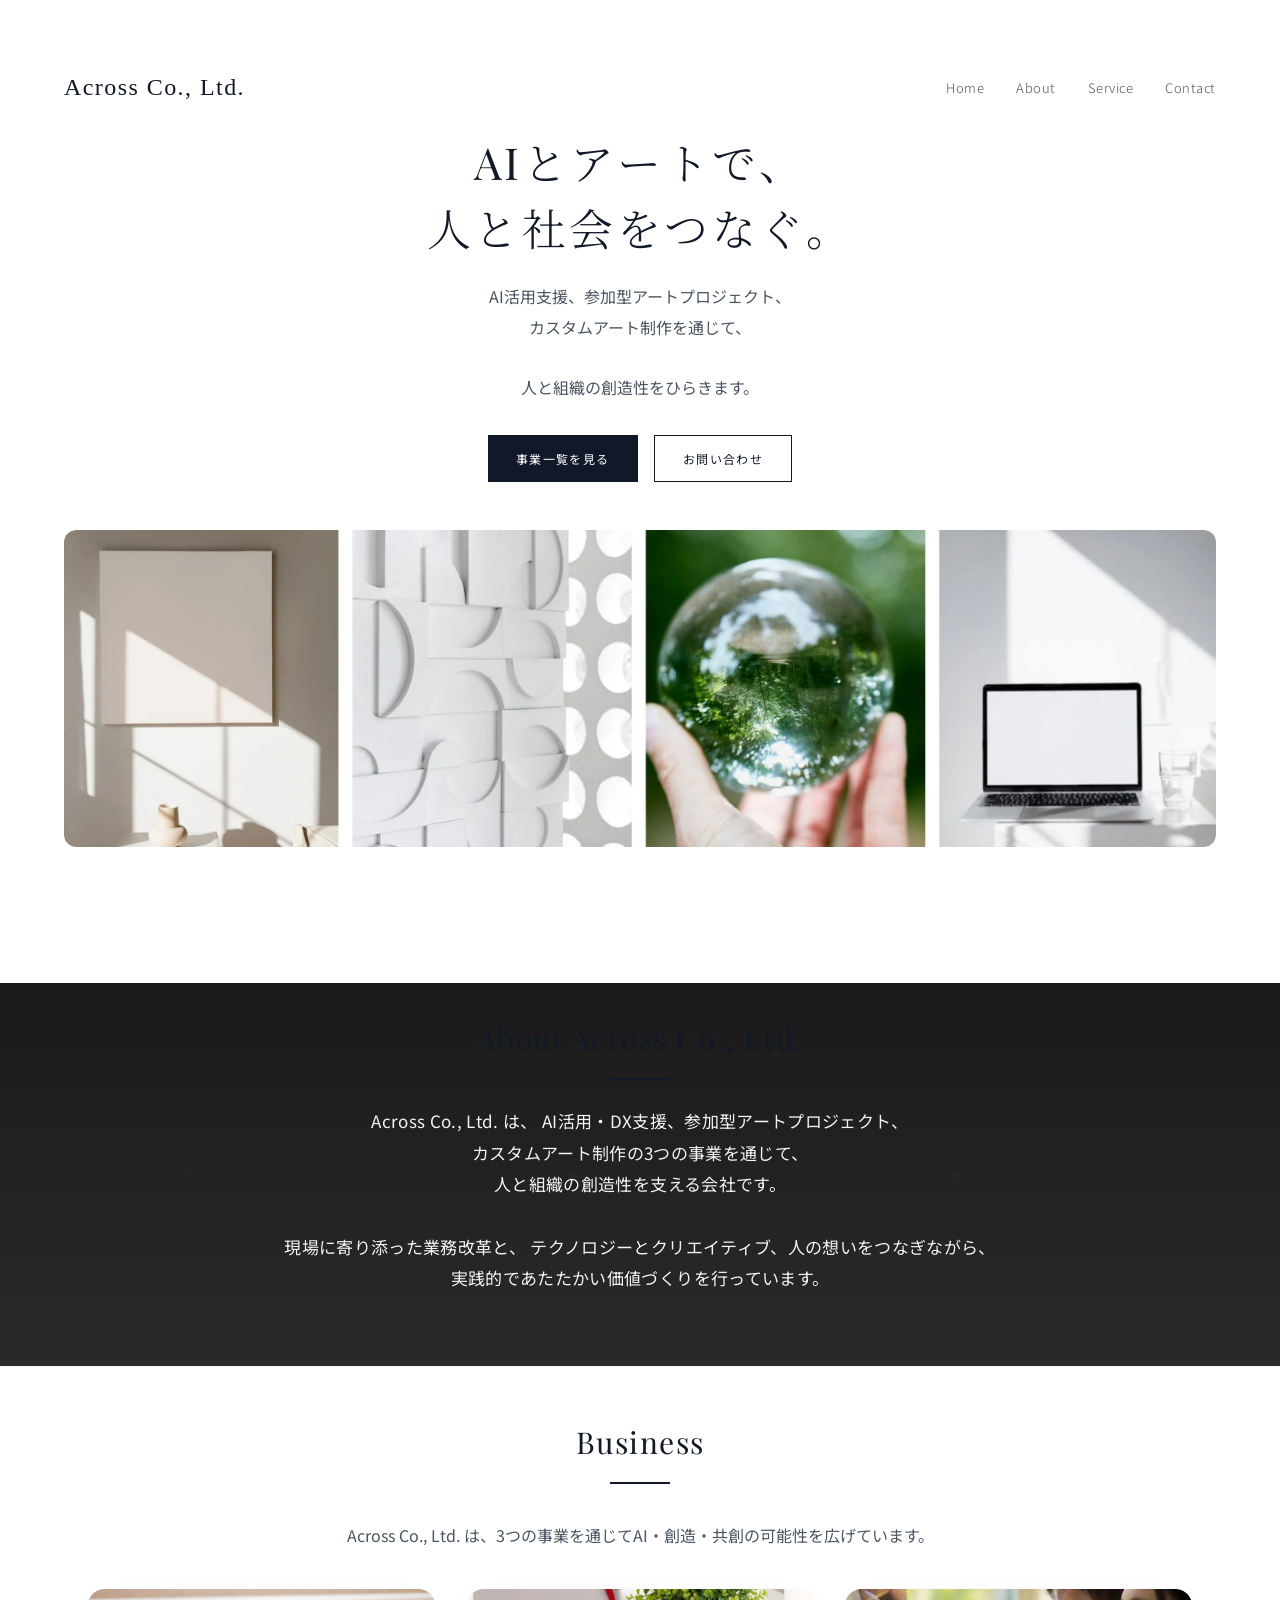
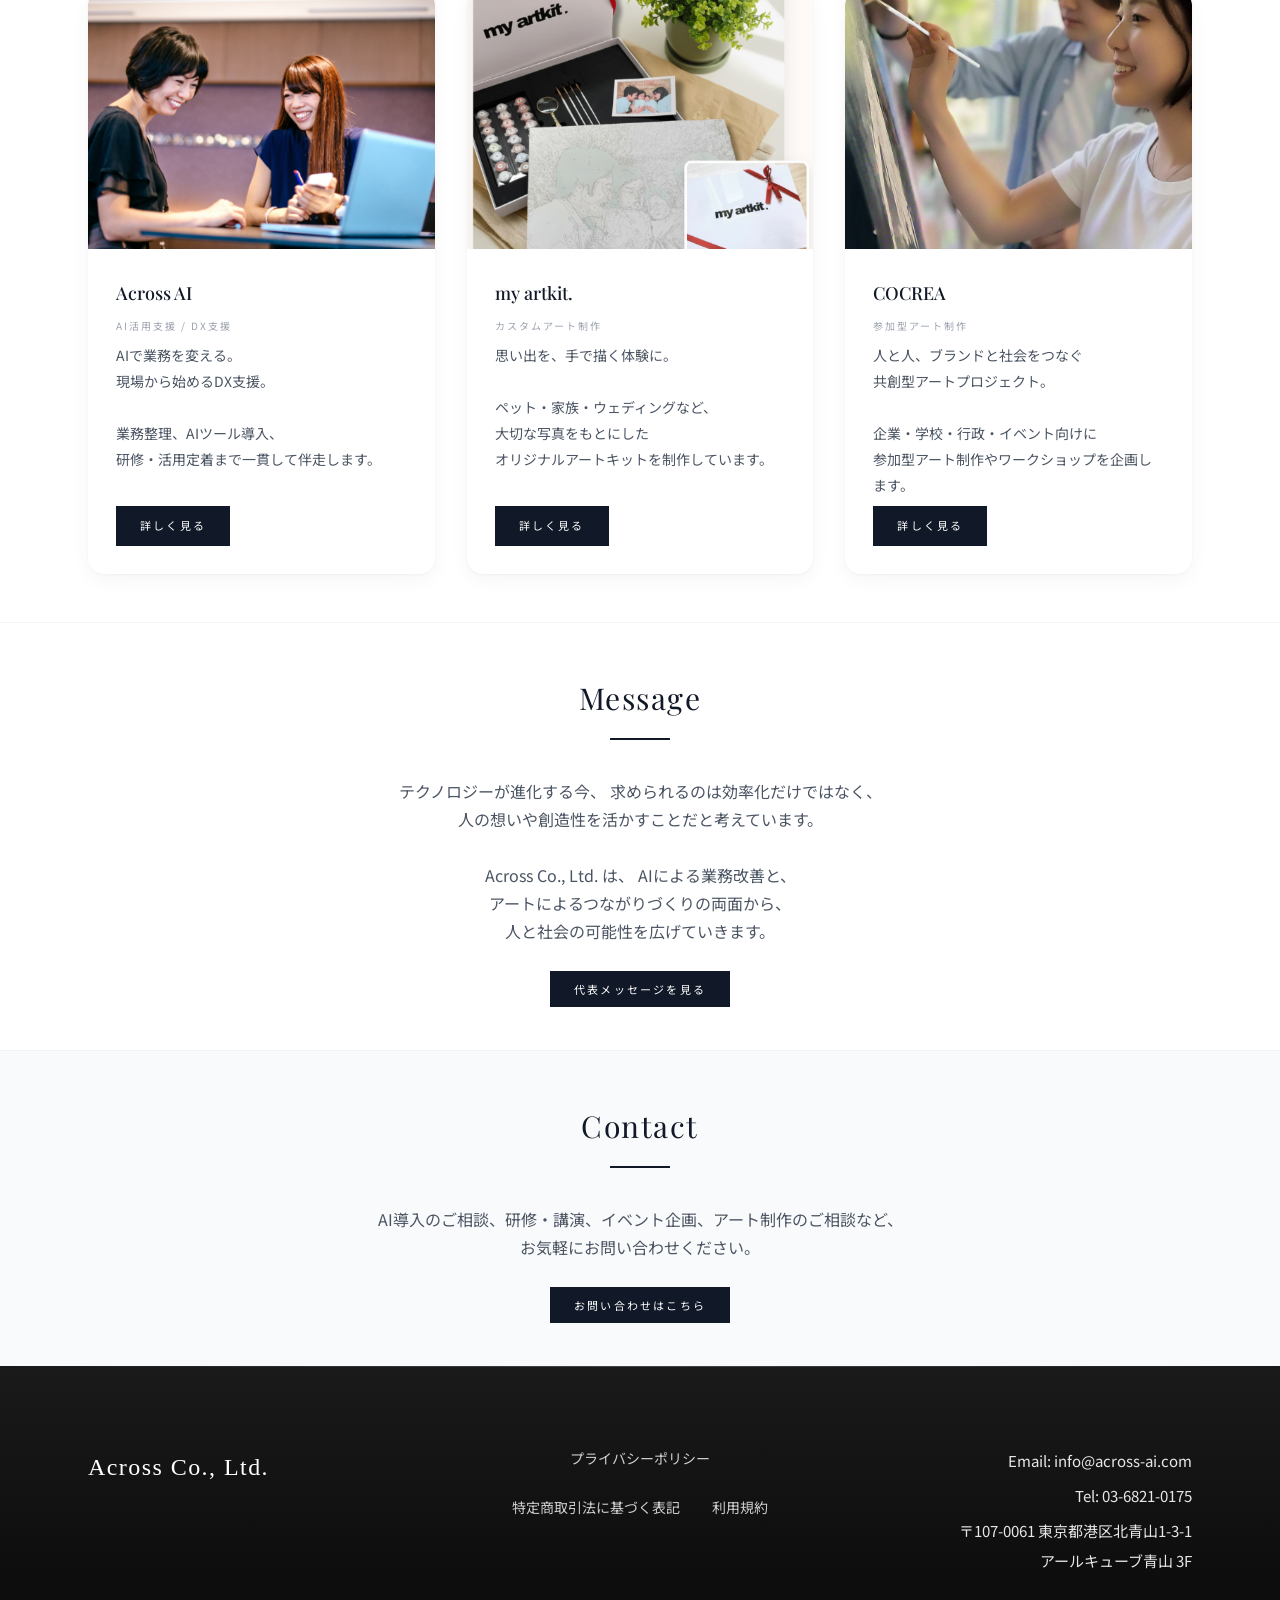
<file: index.html>
<!DOCTYPE html>
<html lang="ja">
<head>
    <meta charset="UTF-8">
    <meta name="viewport" content="width=device-width, initial-scale=1.0">
    <title>Across Co., Ltd. - AIとアートで、人と社会をつなぐ。</title>
    <!-- Fonts -->
    <link rel="preconnect" href="https://fonts.googleapis.com">
    <link rel="preconnect" href="https://fonts.gstatic.com" crossorigin>
    <link href="https://fonts.googleapis.com/css2?family=Noto+Sans+JP:wght@300;400;500;700&family=Noto+Serif+JP:wght@200;300;400;500;600;700&family=Playfair+Display:ital,wght@0,400;0,600;1,400&display=swap" rel="stylesheet">
    <link rel="stylesheet" href="styles.css">
</head>
<body>
    <a href="#main-content" class="skip-link">メインコンテンツへスキップ</a>
    <!-- Header Section -->
    <header class="header">
        <div class="header-inner">
            <a href="#" class="header-brand" aria-label="Across Inc ホーム">Across Co., Ltd.</a>
            <nav class="header-nav" aria-label="メインメニュー">
                <a href="#">Home</a>
                <a href="#about">About</a>
                <a href="#business">Service</a>
                <a href="#contact">Contact</a>
            </nav>
        </div>
        <div class="hero-block">
            <h1 class="hero-heading">AIとアートで、<br>人と社会をつなぐ。</h1>
            <p class="hero-subcopy">AI活用支援、参加型アートプロジェクト、<br>カスタムアート制作を通じて、<br><br>人と組織の創造性をひらきます。</p>
            <div class="hero-cta">
                <a href="#business" class="hero-cta-primary">事業一覧を見る</a>
                <a href="#contact" class="hero-cta-secondary">お問い合わせ</a>
            </div>
        </div>
        <div class="image-grid">
            <div class="grid-item">
                <img src="images/hero.jpg" alt="Across を象徴するヒーロービジュアル" class="hero-image">
            </div>
        </div>
    </header>

    <main id="main-content">
    <!-- About -->
    <section id="about" class="section dark-section">
        <div class="container">
            <h2 class="section-title">About Across Co., Ltd.</h2>
            <p class="section-text white-text">
                Across Co., Ltd. は、<br class="section-br-sp">
                AI活用・DX支援、参加型アートプロジェクト、<br>
                カスタムアート制作の3つの事業を通じて、<br>
                人と組織の創造性を支える会社です。<br><br>
                現場に寄り添った業務改革と、<br class="section-br-sp">
                テクノロジーとクリエイティブ、人の想いをつなぎながら、<br>
                実践的であたたかい価値づくりを行っています。
            </p>
        </div>
    </section>

    <!-- Business Section -->
    <section id="business" class="section white-section">
        <div class="container">
            <h2 class="section-title">Business</h2>
            <p class="section-lead">
                Across Co., Ltd. は、3つの事業を通じて<br class="section-br-sp">AI・創造・共創の可能性を広げています。
            </p>

            <div class="business-card-grid">
                <!-- Across AI -->
                <article class="business-card">
                    <div class="business-card-image">
                        <img src="images/9.png" alt="Across AI のイメージ">
                    </div>
                    <div class="business-card-body">
                        <h3 class="business-card-title">Across AI</h3>
                        <p class="business-card-tag">AI活用支援 / DX支援</p>
                        <p class="business-card-text">
                            AIで業務を変える。<br>現場から始めるDX支援。<br><br>
                            業務整理、AIツール導入、<br>研修・活用定着まで一貫して伴走します。
                        </p>
                        <a class="business-card-link" href="https://across-ai.com/" target="_blank" rel="noopener noreferrer">詳しく見る</a>
                    </div>
                </article>

                <!-- my artkit. -->
                <article class="business-card">
                    <div class="business-card-image">
                        <img src="images/Image3.png" alt="my artkit. のイメージ">
                    </div>
                    <div class="business-card-body">
                        <h3 class="business-card-title">my artkit.</h3>
                        <p class="business-card-tag">カスタムアート制作</p>
                        <p class="business-card-text">
                            思い出を、手で描く体験に。<br><br>
                            ペット・家族・ウェディングなど、<br>大切な写真をもとにした<br>オリジナルアートキットを制作しています。
                        </p>
                        <a class="business-card-link" href="https://my-artkit.com/" target="_blank" rel="noopener noreferrer">詳しく見る</a>
                    </div>
                </article>

                <!-- COCREA -->
                <article class="business-card">
                    <div class="business-card-image">
                        <img src="images/image4.png" alt="COCREA のイメージ">
                    </div>
                    <div class="business-card-body">
                        <h3 class="business-card-title">COCREA</h3>
                        <p class="business-card-tag">参加型アート制作</p>
                        <p class="business-card-text">
                            人と人、ブランドと社会をつなぐ<br>共創型アートプロジェクト。<br><br>
                            企業・学校・行政・イベント向けに<br>参加型アート制作やワークショップを企画します。
                        </p>
                        <a class="business-card-link" href="https://cocrea.my-artkit.com/" target="_blank" rel="noopener noreferrer">詳しく見る</a>
                    </div>
                </article>
            </div>
        </div>
    </section>

    <!-- Message Section -->
    <section id="message" class="section white-section">
        <div class="container">
            <h2 class="section-title">Message</h2>
            <p class="section-lead message-lead">
                テクノロジーが進化する今、<br class="section-br-sp">
                求められるのは効率化だけではなく、<br>
                人の想いや創造性を活かすことだと考えています。<br><br>
                Across Co., Ltd. は、<br class="section-br-sp">
                AIによる業務改善と、<br>
                アートによるつながりづくりの両面から、<br>
                人と社会の可能性を広げていきます。
            </p>
            <p class="message-cta-wrap">
                <a href="profile.html" class="business-card-link">代表メッセージを見る</a>
            </p>
        </div>
    </section>

    <!-- Contact Section -->
    <section id="contact" class="section section-alt">
        <div class="container">
            <h2 class="section-title">Contact</h2>
            <p class="section-lead">
                AI導入のご相談、研修・講演、<br class="section-br-sp">イベント企画、アート制作のご相談など、<br>お気軽にお問い合わせください。
            </p>
            <p class="message-cta-wrap">
                <a href="contact.html" class="business-card-link">お問い合わせはこちら</a>
            </p>
        </div>
    </section>
    </main>

    <!-- Footer Section -->
    <footer class="footer">
        <div class="container footer-content">
            <div class="footer-left">
                <p class="footer-company">Across Co., Ltd.</p>
            </div>
            <div class="footer-center">
                <a href="privacy.html" class="footer-link">プライバシーポリシー</a>
                <a href="tokushoho.html" class="footer-link">特定商取引法に基づく表記</a>
                <a href="terms.html" class="footer-link">利用規約</a>
            </div>
            <div class="footer-right">
                <p>Email: info@across-ai.com</p>
                <p>Tel: 03-6821-0175</p>
                <p>〒107-0061 東京都港区北青山1-3-1<br>アールキューブ青山 3F</p>
            </div>
        </div>
    </footer>

    <script src="script.js"></script>
</body>
</html>
</file>
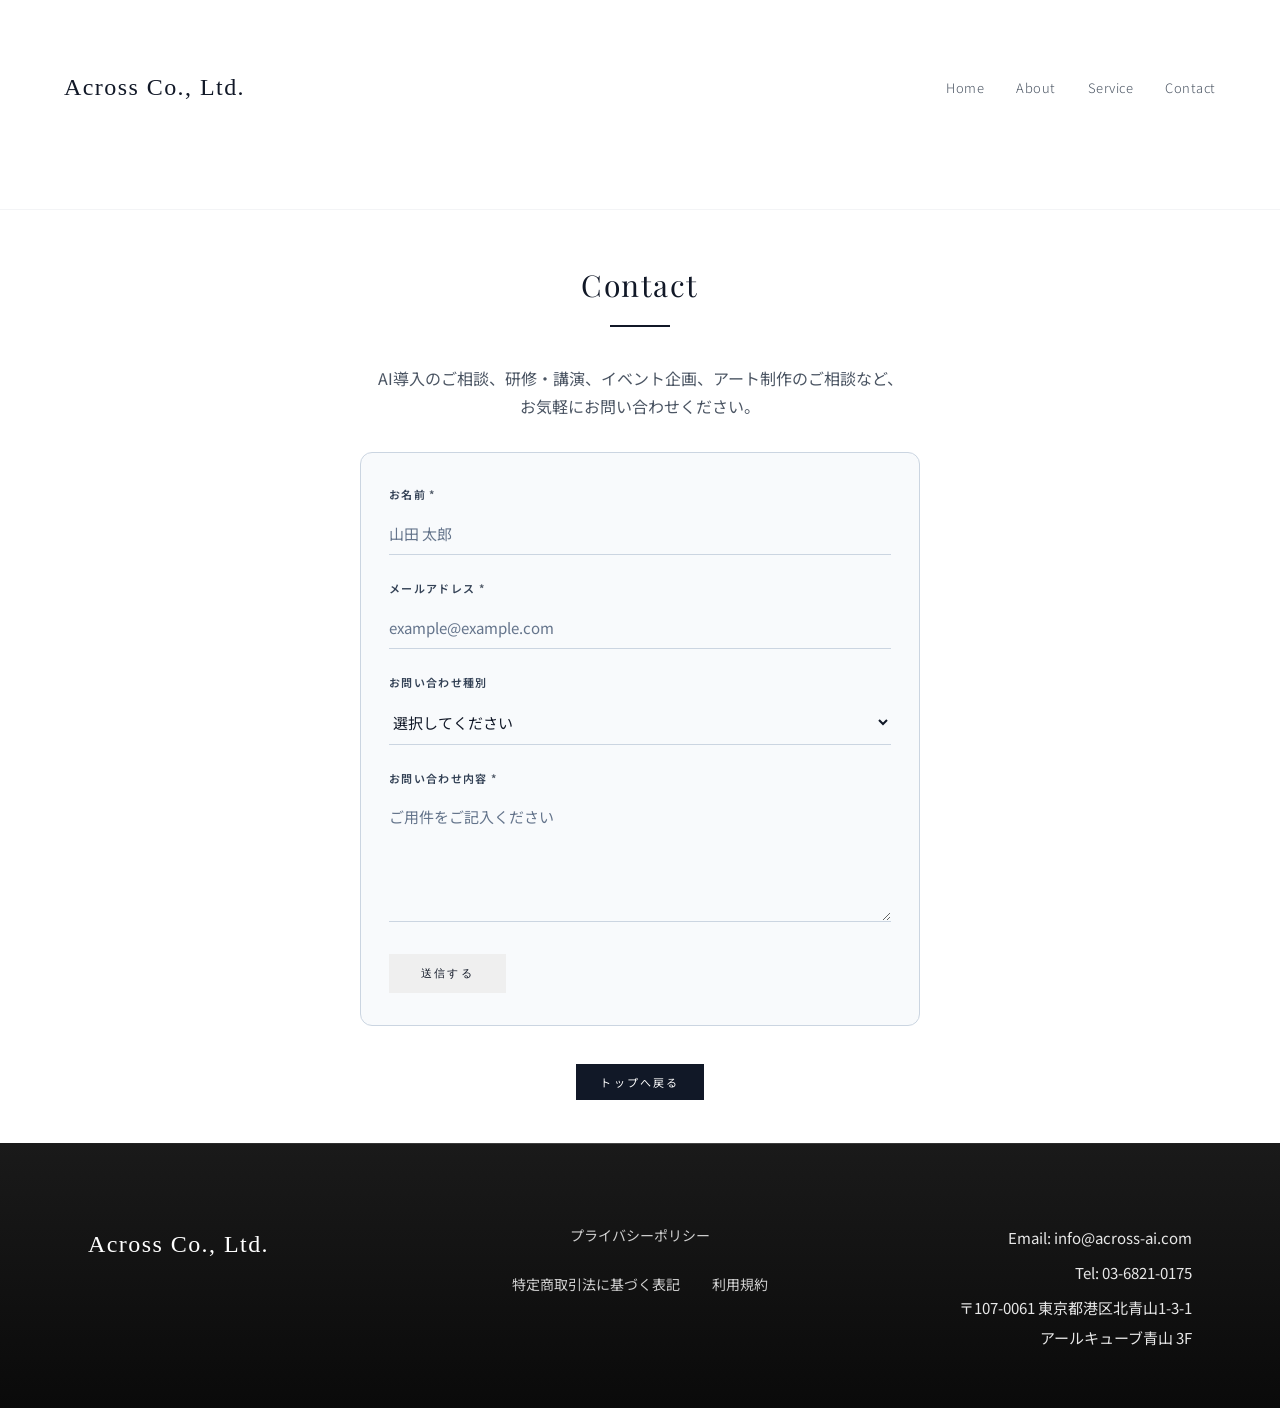
<file: contact.html>
<!DOCTYPE html>
<html lang="ja">
<head>
    <meta charset="UTF-8">
    <meta name="viewport" content="width=device-width, initial-scale=1.0">
    <title>お問い合わせ | Across Co., Ltd.</title>
    <link rel="preconnect" href="https://fonts.googleapis.com">
    <link rel="preconnect" href="https://fonts.gstatic.com" crossorigin>
    <link href="https://fonts.googleapis.com/css2?family=Noto+Sans+JP:wght@300;400;500;700&family=Noto+Serif+JP:wght@200;300;400;500;600;700&family=Playfair+Display:ital,wght@0,400;0,600;1,400&display=swap" rel="stylesheet">
    <link rel="stylesheet" href="styles.css">
</head>
<body>
    <a href="#main-content" class="skip-link">メインコンテンツへスキップ</a>
    <header class="header">
        <div class="header-inner">
            <a href="index.html" class="header-brand" aria-label="Across Co., Ltd. ホーム">Across Co., Ltd.</a>
            <nav class="header-nav" aria-label="メインメニュー">
                <a href="index.html">Home</a>
                <a href="index.html#about">About</a>
                <a href="index.html#business">Service</a>
                <a href="contact.html">Contact</a>
            </nav>
        </div>
    </header>

    <main id="main-content">
        <section id="contact" class="section white-section">
            <div class="container">
                <h1 class="section-title">Contact</h1>
                <p class="section-lead">
                    AI導入のご相談、研修・講演、<br class="section-br-sp">イベント企画、アート制作のご相談など、<br>お気軽にお問い合わせください。
                </p>
                <div class="contact-box">
                    <!-- Formspree: https://formspree.io でアカウント作成 → 新規フォーム追加で受信先を info@across-ai.com に設定 → 表示されるフォームIDで下記 YOUR_FORM_ID を置き換え -->
                    <form class="contact-form" action="https://formspree.io/f/YOUR_FORM_ID" method="post">
                        <input type="hidden" name="_subject" value="【Across Co., Ltd.】ウェブサイトからのお問い合わせ">
                        <div class="contact-form-field">
                            <label for="contact-name">お名前 <span class="required">*</span></label>
                            <input type="text" id="contact-name" name="name" required placeholder="山田 太郎" autocomplete="name">
                        </div>
                        <div class="contact-form-field">
                            <label for="contact-email">メールアドレス <span class="required">*</span></label>
                            <input type="email" id="contact-email" name="email" required placeholder="example@example.com" autocomplete="email">
                        </div>
                        <div class="contact-form-field">
                            <label for="contact-kind">お問い合わせ種別</label>
                            <select id="contact-kind" name="category">
                                <option value="">選択してください</option>
                                <option value="AI導入のご相談">AI導入のご相談</option>
                                <option value="研修・講演">研修・講演</option>
                                <option value="イベント企画">イベント企画</option>
                                <option value="アート制作">アート制作</option>
                                <option value="その他">その他</option>
                            </select>
                        </div>
                        <div class="contact-form-field">
                            <label for="contact-message">お問い合わせ内容 <span class="required">*</span></label>
                            <textarea id="contact-message" name="message" required rows="5" placeholder="ご用件をご記入ください" minlength="10"></textarea>
                        </div>
                        <button type="submit" class="contact-btn-large">送信する</button>
                    </form>
                </div>
                <p class="contact-back-wrap">
                    <a href="index.html#contact" class="business-card-link">トップへ戻る</a>
                </p>
            </div>
        </section>
    </main>

    <footer class="footer">
        <div class="container footer-content">
            <div class="footer-left">
                <p class="footer-company">Across Co., Ltd.</p>
            </div>
            <div class="footer-center">
                <a href="privacy.html" class="footer-link">プライバシーポリシー</a>
                <a href="tokushoho.html" class="footer-link">特定商取引法に基づく表記</a>
                <a href="terms.html" class="footer-link">利用規約</a>
            </div>
            <div class="footer-right">
                <p>Email: info@across-ai.com</p>
                <p>Tel: 03-6821-0175</p>
                <p>〒107-0061 東京都港区北青山1-3-1<br>アールキューブ青山 3F</p>
            </div>
        </div>
    </footer>

    <script src="script.js"></script>
</body>
</html>
</file>
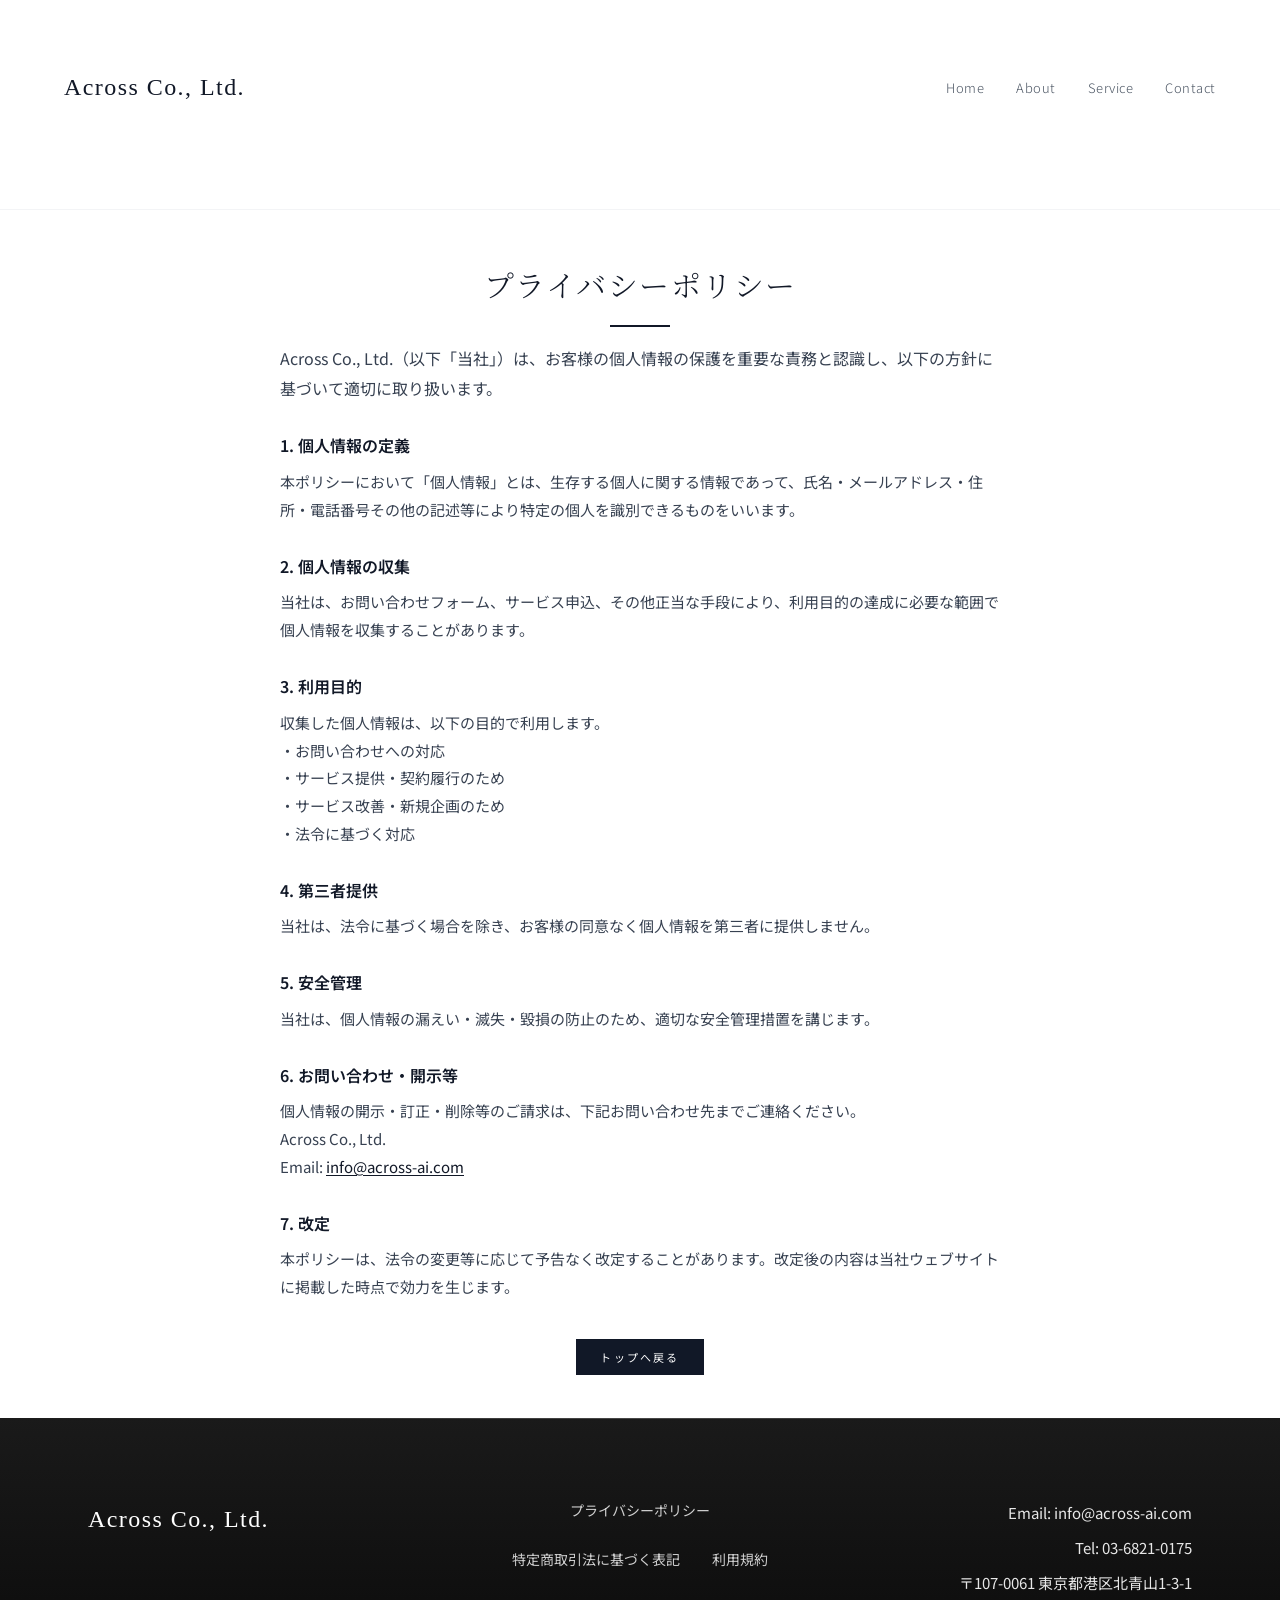
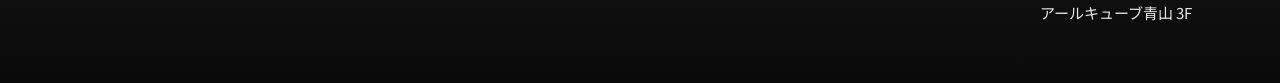
<file: privacy.html>
<!DOCTYPE html>
<html lang="ja">
<head>
    <meta charset="UTF-8">
    <meta name="viewport" content="width=device-width, initial-scale=1.0">
    <title>プライバシーポリシー | Across Co., Ltd.</title>
    <link rel="preconnect" href="https://fonts.googleapis.com">
    <link rel="preconnect" href="https://fonts.gstatic.com" crossorigin>
    <link href="https://fonts.googleapis.com/css2?family=Noto+Sans+JP:wght@300;400;500;700&family=Noto+Serif+JP:wght@200;300;400;500;600;700&family=Playfair+Display:ital,wght@0,400;0,600;1,400&display=swap" rel="stylesheet">
    <link rel="stylesheet" href="styles.css">
</head>
<body>
    <a href="#main-content" class="skip-link">メインコンテンツへスキップ</a>
    <header class="header">
        <div class="header-inner">
            <a href="index.html" class="header-brand" aria-label="Across Co., Ltd. ホーム">Across Co., Ltd.</a>
            <nav class="header-nav" aria-label="メインメニュー">
                <a href="index.html">Home</a>
                <a href="index.html#about">About</a>
                <a href="index.html#business">Service</a>
                <a href="contact.html">Contact</a>
            </nav>
        </div>
    </header>

    <main id="main-content">
        <section class="section white-section legal-section">
            <div class="container">
                <h1 class="section-title">プライバシーポリシー</h1>
                <div class="legal-content">
                    <p class="legal-lead">Across Co., Ltd.（以下「当社」）は、お客様の個人情報の保護を重要な責務と認識し、以下の方針に基づいて適切に取り扱います。</p>
                    <article class="legal-article">
                        <h2>1. 個人情報の定義</h2>
                        <p>本ポリシーにおいて「個人情報」とは、生存する個人に関する情報であって、氏名・メールアドレス・住所・電話番号その他の記述等により特定の個人を識別できるものをいいます。</p>
                    </article>
                    <article class="legal-article">
                        <h2>2. 個人情報の収集</h2>
                        <p>当社は、お問い合わせフォーム、サービス申込、その他正当な手段により、利用目的の達成に必要な範囲で個人情報を収集することがあります。</p>
                    </article>
                    <article class="legal-article">
                        <h2>3. 利用目的</h2>
                        <p>収集した個人情報は、以下の目的で利用します。<br>
                        ・お問い合わせへの対応<br>
                        ・サービス提供・契約履行のため<br>
                        ・サービス改善・新規企画のため<br>
                        ・法令に基づく対応</p>
                    </article>
                    <article class="legal-article">
                        <h2>4. 第三者提供</h2>
                        <p>当社は、法令に基づく場合を除き、お客様の同意なく個人情報を第三者に提供しません。</p>
                    </article>
                    <article class="legal-article">
                        <h2>5. 安全管理</h2>
                        <p>当社は、個人情報の漏えい・滅失・毀損の防止のため、適切な安全管理措置を講じます。</p>
                    </article>
                    <article class="legal-article">
                        <h2>6. お問い合わせ・開示等</h2>
                        <p>個人情報の開示・訂正・削除等のご請求は、下記お問い合わせ先までご連絡ください。<br>
                        Across Co., Ltd.<br>
                        Email: <a href="mailto:info@across-ai.com">info@across-ai.com</a></p>
                    </article>
                    <article class="legal-article">
                        <h2>7. 改定</h2>
                        <p>本ポリシーは、法令の変更等に応じて予告なく改定することがあります。改定後の内容は当社ウェブサイトに掲載した時点で効力を生じます。</p>
                    </article>
                </div>
                <p class="contact-back-wrap">
                    <a href="index.html" class="business-card-link">トップへ戻る</a>
                </p>
            </div>
        </section>
    </main>

    <footer class="footer">
        <div class="container footer-content">
            <div class="footer-left">
                <p class="footer-company">Across Co., Ltd.</p>
            </div>
            <div class="footer-center">
                <a href="privacy.html" class="footer-link">プライバシーポリシー</a>
                <a href="tokushoho.html" class="footer-link">特定商取引法に基づく表記</a>
                <a href="terms.html" class="footer-link">利用規約</a>
            </div>
            <div class="footer-right">
                <p>Email: info@across-ai.com</p>
                <p>Tel: 03-6821-0175</p>
                <p>〒107-0061 東京都港区北青山1-3-1<br>アールキューブ青山 3F</p>
            </div>
        </div>
    </footer>

    <script src="script.js"></script>
</body>
</html>
</file>
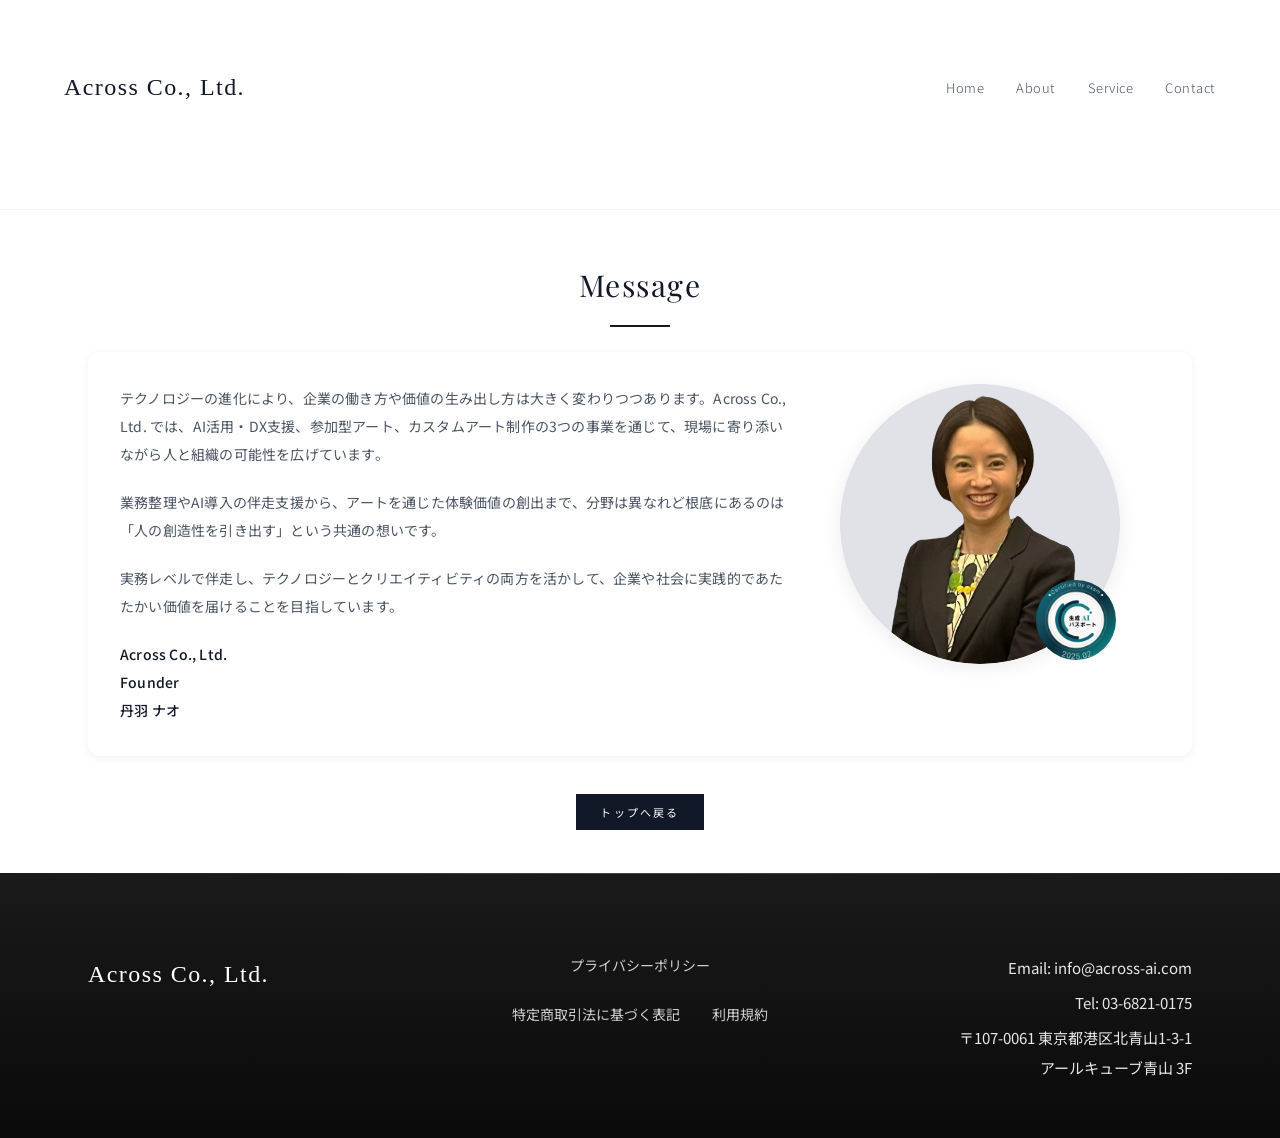
<file: profile.html>
<!DOCTYPE html>
<html lang="ja">
<head>
    <meta charset="UTF-8">
    <meta name="viewport" content="width=device-width, initial-scale=1.0">
    <title>代表メッセージ | Across Co., Ltd.</title>
    <link rel="preconnect" href="https://fonts.googleapis.com">
    <link rel="preconnect" href="https://fonts.gstatic.com" crossorigin>
    <link href="https://fonts.googleapis.com/css2?family=Noto+Sans+JP:wght@300;400;500;700&family=Noto+Serif+JP:wght@200;300;400;500;600;700&family=Playfair+Display:ital,wght@0,400;0,600;1,400&display=swap" rel="stylesheet">
    <link rel="stylesheet" href="styles.css">
</head>
<body class="profile-page">
    <a href="#main-content" class="skip-link">メインコンテンツへスキップ</a>
    <header class="header">
        <div class="header-inner">
            <a href="index.html" class="header-brand" aria-label="Across Inc ホーム">Across Co., Ltd.</a>
            <nav class="header-nav" aria-label="メインメニュー">
                <a href="index.html">Home</a>
                <a href="index.html#about">About</a>
                <a href="index.html#business">Service</a>
                <a href="contact.html">Contact</a>
            </nav>
        </div>
    </header>

    <main id="main-content">
        <section class="section white-section">
            <div class="container">
                <h1 class="section-title">Message</h1>
                <div class="profile-subsection profile-page-content">
                    <div class="profile-content">
                        <p class="profile-text">
                            テクノロジーの進化により、企業の働き方や価値の生み出し方は大きく変わりつつあります。Across Co., Ltd. では、AI活用・DX支援、参加型アート、カスタムアート制作の3つの事業を通じて、現場に寄り添いながら人と組織の可能性を広げています。
                        </p>
                        <p class="profile-text">
                            業務整理やAI導入の伴走支援から、アートを通じた体験価値の創出まで、分野は異なれど根底にあるのは「人の創造性を引き出す」という共通の想いです。
                        </p>
                        <p class="profile-text">
                            実務レベルで伴走し、テクノロジーとクリエイティビティの両方を活かして、企業や社会に実践的であたたかい価値を届けることを目指しています。
                        </p>
                        <p class="profile-text profile-signature">
                            Across Co., Ltd.<br>
                            Founder<br>
                            丹羽 ナオ
                        </p>
                    </div>
                    <div class="profile-photo-and-badge">
                        <div class="profile-photo-with-badge">
                            <div class="profile-image profile-page-photo-wrap">
                                <img src="images/プロフィール写真.jpg" alt="代表 丹羽 ナオ" class="profile-image-photo">
                            </div>
                            <div class="profile-ai-passport-badge ai-passport-badge-image">
                                <img src="images/生成AIパスポート_image.png" alt="生成AIパスポート認証" width="120" height="120">
                            </div>
                        </div>
                    </div>
                </div>
                <p class="profile-back-wrap">
                    <a href="index.html#message" class="business-card-link">トップへ戻る</a>
                </p>
            </div>
        </section>
    </main>

    <footer class="footer">
        <div class="container footer-content">
            <div class="footer-left">
                <p class="footer-company">Across Co., Ltd.</p>
            </div>
            <div class="footer-center">
                <a href="privacy.html" class="footer-link">プライバシーポリシー</a>
                <a href="tokushoho.html" class="footer-link">特定商取引法に基づく表記</a>
                <a href="terms.html" class="footer-link">利用規約</a>
            </div>
            <div class="footer-right">
                <p>Email: info@across-ai.com</p>
                <p>Tel: 03-6821-0175</p>
                <p>〒107-0061 東京都港区北青山1-3-1<br>アールキューブ青山 3F</p>
            </div>
        </div>
    </footer>

    <script src="script.js"></script>
</body>
</html>
</file>
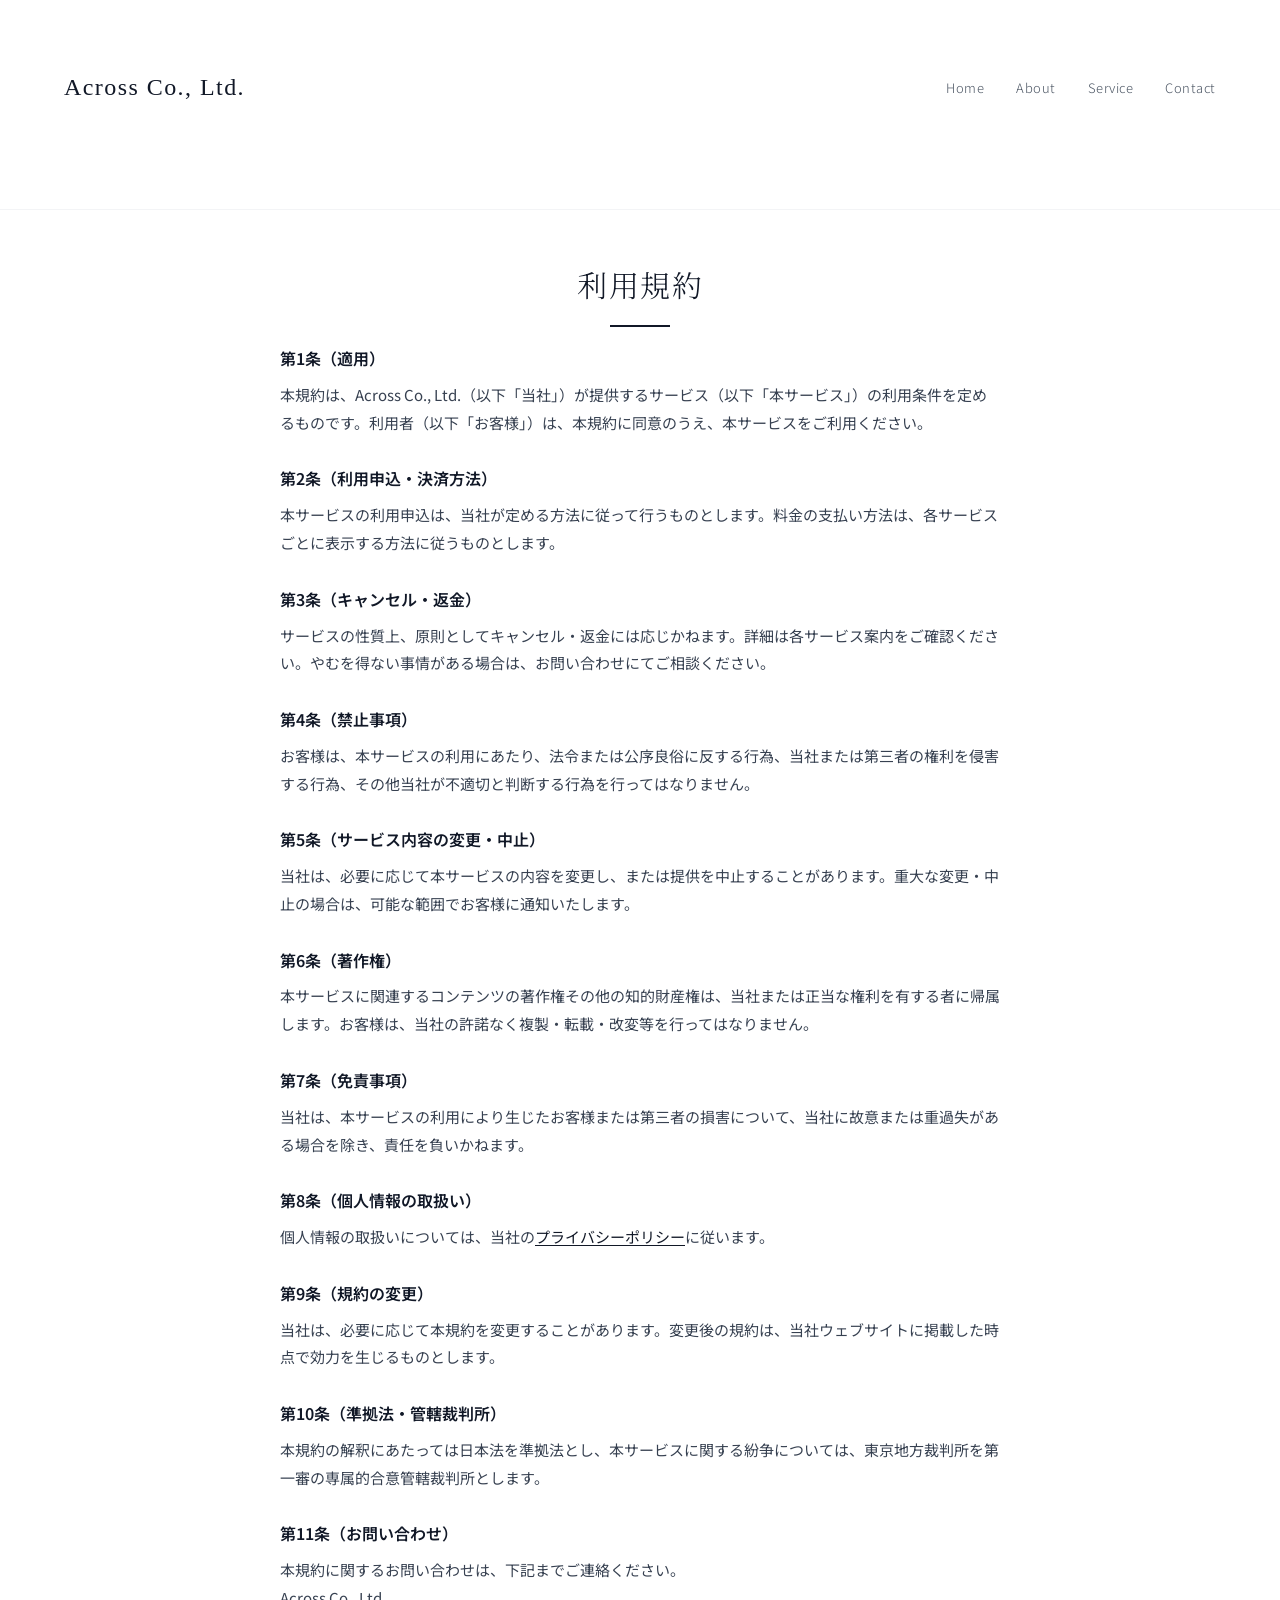
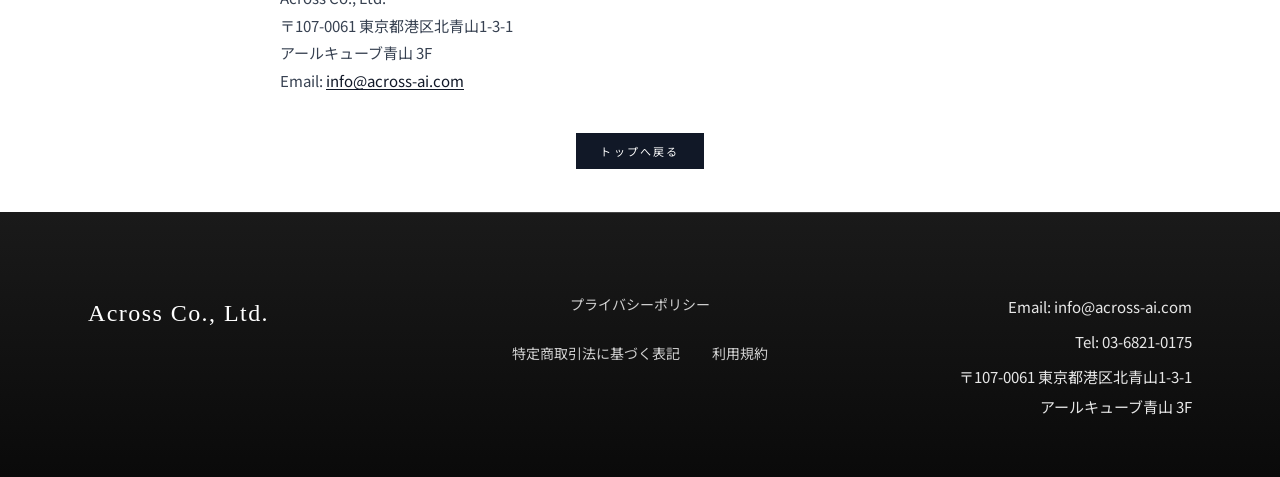
<file: terms.html>
<!DOCTYPE html>
<html lang="ja">
<head>
    <meta charset="UTF-8">
    <meta name="viewport" content="width=device-width, initial-scale=1.0">
    <title>利用規約 | Across Co., Ltd.</title>
    <link rel="preconnect" href="https://fonts.googleapis.com">
    <link rel="preconnect" href="https://fonts.gstatic.com" crossorigin>
    <link href="https://fonts.googleapis.com/css2?family=Noto+Sans+JP:wght@300;400;500;700&family=Noto+Serif+JP:wght@200;300;400;500;600;700&family=Playfair+Display:ital,wght@0,400;0,600;1,400&display=swap" rel="stylesheet">
    <link rel="stylesheet" href="styles.css">
</head>
<body>
    <a href="#main-content" class="skip-link">メインコンテンツへスキップ</a>
    <header class="header">
        <div class="header-inner">
            <a href="index.html" class="header-brand" aria-label="Across Co., Ltd. ホーム">Across Co., Ltd.</a>
            <nav class="header-nav" aria-label="メインメニュー">
                <a href="index.html">Home</a>
                <a href="index.html#about">About</a>
                <a href="index.html#business">Service</a>
                <a href="contact.html">Contact</a>
            </nav>
        </div>
    </header>

    <main id="main-content">
        <section class="section white-section legal-section">
            <div class="container">
                <h1 class="section-title">利用規約</h1>
                <div class="legal-content">
                    <article class="legal-article">
                        <h2>第1条（適用）</h2>
                        <p>本規約は、Across Co., Ltd.（以下「当社」）が提供するサービス（以下「本サービス」）の利用条件を定めるものです。利用者（以下「お客様」）は、本規約に同意のうえ、本サービスをご利用ください。</p>
                    </article>
                    <article class="legal-article">
                        <h2>第2条（利用申込・決済方法）</h2>
                        <p>本サービスの利用申込は、当社が定める方法に従って行うものとします。料金の支払い方法は、各サービスごとに表示する方法に従うものとします。</p>
                    </article>
                    <article class="legal-article">
                        <h2>第3条（キャンセル・返金）</h2>
                        <p>サービスの性質上、原則としてキャンセル・返金には応じかねます。詳細は各サービス案内をご確認ください。やむを得ない事情がある場合は、お問い合わせにてご相談ください。</p>
                    </article>
                    <article class="legal-article">
                        <h2>第4条（禁止事項）</h2>
                        <p>お客様は、本サービスの利用にあたり、法令または公序良俗に反する行為、当社または第三者の権利を侵害する行為、その他当社が不適切と判断する行為を行ってはなりません。</p>
                    </article>
                    <article class="legal-article">
                        <h2>第5条（サービス内容の変更・中止）</h2>
                        <p>当社は、必要に応じて本サービスの内容を変更し、または提供を中止することがあります。重大な変更・中止の場合は、可能な範囲でお客様に通知いたします。</p>
                    </article>
                    <article class="legal-article">
                        <h2>第6条（著作権）</h2>
                        <p>本サービスに関連するコンテンツの著作権その他の知的財産権は、当社または正当な権利を有する者に帰属します。お客様は、当社の許諾なく複製・転載・改変等を行ってはなりません。</p>
                    </article>
                    <article class="legal-article">
                        <h2>第7条（免責事項）</h2>
                        <p>当社は、本サービスの利用により生じたお客様または第三者の損害について、当社に故意または重過失がある場合を除き、責任を負いかねます。</p>
                    </article>
                    <article class="legal-article">
                        <h2>第8条（個人情報の取扱い）</h2>
                        <p>個人情報の取扱いについては、当社の<a href="privacy.html">プライバシーポリシー</a>に従います。</p>
                    </article>
                    <article class="legal-article">
                        <h2>第9条（規約の変更）</h2>
                        <p>当社は、必要に応じて本規約を変更することがあります。変更後の規約は、当社ウェブサイトに掲載した時点で効力を生じるものとします。</p>
                    </article>
                    <article class="legal-article">
                        <h2>第10条（準拠法・管轄裁判所）</h2>
                        <p>本規約の解釈にあたっては日本法を準拠法とし、本サービスに関する紛争については、東京地方裁判所を第一審の専属的合意管轄裁判所とします。</p>
                    </article>
                    <article class="legal-article">
                        <h2>第11条（お問い合わせ）</h2>
                        <p>本規約に関するお問い合わせは、下記までご連絡ください。<br>
                        Across Co., Ltd.<br>
                        〒107-0061 東京都港区北青山1-3-1<br>アールキューブ青山 3F<br>
                        Email: <a href="mailto:info@across-ai.com">info@across-ai.com</a></p>
                    </article>
                </div>
                <p class="contact-back-wrap">
                    <a href="index.html" class="business-card-link">トップへ戻る</a>
                </p>
            </div>
        </section>
    </main>

    <footer class="footer">
        <div class="container footer-content">
            <div class="footer-left">
                <p class="footer-company">Across Co., Ltd.</p>
            </div>
            <div class="footer-center">
                <a href="privacy.html" class="footer-link">プライバシーポリシー</a>
                <a href="tokushoho.html" class="footer-link">特定商取引法に基づく表記</a>
                <a href="terms.html" class="footer-link">利用規約</a>
            </div>
            <div class="footer-right">
                <p>Email: info@across-ai.com</p>
                <p>Tel: 03-6821-0175</p>
                <p>〒107-0061 東京都港区北青山1-3-1<br>アールキューブ青山 3F</p>
            </div>
        </div>
    </footer>

    <script src="script.js"></script>
</body>
</html>
</file>
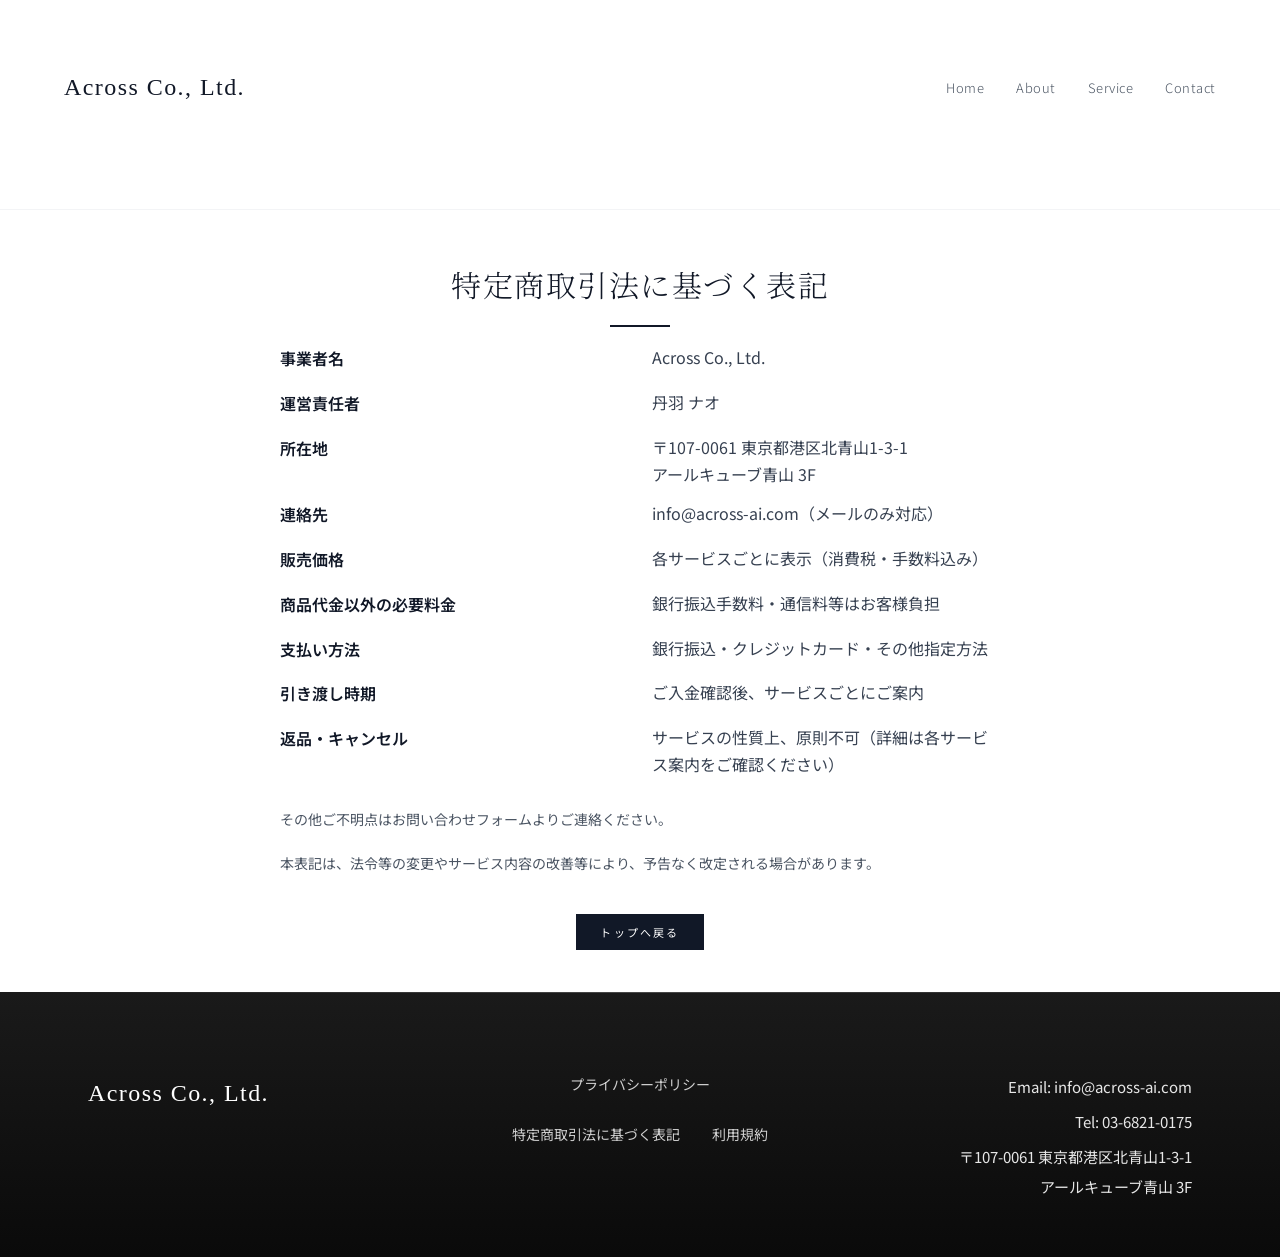
<file: tokushoho.html>
<!DOCTYPE html>
<html lang="ja">
<head>
    <meta charset="UTF-8">
    <meta name="viewport" content="width=device-width, initial-scale=1.0">
    <title>特定商取引法に基づく表記 | Across Co., Ltd.</title>
    <link rel="preconnect" href="https://fonts.googleapis.com">
    <link rel="preconnect" href="https://fonts.gstatic.com" crossorigin>
    <link href="https://fonts.googleapis.com/css2?family=Noto+Sans+JP:wght@300;400;500;700&family=Noto+Serif+JP:wght@200;300;400;500;600;700&family=Playfair+Display:ital,wght@0,400;0,600;1,400&display=swap" rel="stylesheet">
    <link rel="stylesheet" href="styles.css">
</head>
<body>
    <a href="#main-content" class="skip-link">メインコンテンツへスキップ</a>
    <header class="header">
        <div class="header-inner">
            <a href="index.html" class="header-brand" aria-label="Across Co., Ltd. ホーム">Across Co., Ltd.</a>
            <nav class="header-nav" aria-label="メインメニュー">
                <a href="index.html">Home</a>
                <a href="index.html#about">About</a>
                <a href="index.html#business">Service</a>
                <a href="contact.html">Contact</a>
            </nav>
        </div>
    </header>

    <main id="main-content">
        <section class="section white-section legal-section">
            <div class="container">
                <h1 class="section-title">特定商取引法に基づく表記</h1>
                <div class="legal-content">
                    <dl class="legal-dl">
                        <dt>事業者名</dt>
                        <dd>Across Co., Ltd.</dd>
                        <dt>運営責任者</dt>
                        <dd>丹羽 ナオ</dd>
                        <dt>所在地</dt>
                        <dd>〒107-0061 東京都港区北青山1-3-1<br>アールキューブ青山 3F</dd>
                        <dt>連絡先</dt>
                        <dd>info@across-ai.com（メールのみ対応）</dd>
                        <dt>販売価格</dt>
                        <dd>各サービスごとに表示（消費税・手数料込み）</dd>
                        <dt>商品代金以外の必要料金</dt>
                        <dd>銀行振込手数料・通信料等はお客様負担</dd>
                        <dt>支払い方法</dt>
                        <dd>銀行振込・クレジットカード・その他指定方法</dd>
                        <dt>引き渡し時期</dt>
                        <dd>ご入金確認後、サービスごとにご案内</dd>
                        <dt>返品・キャンセル</dt>
                        <dd>サービスの性質上、原則不可（詳細は各サービス案内をご確認ください）</dd>
                    </dl>
                    <p class="legal-note">その他ご不明点はお問い合わせフォームよりご連絡ください。</p>
                    <p class="legal-note">本表記は、法令等の変更やサービス内容の改善等により、予告なく改定される場合があります。</p>
                </div>
                <p class="contact-back-wrap">
                    <a href="index.html" class="business-card-link">トップへ戻る</a>
                </p>
            </div>
        </section>
    </main>

    <footer class="footer">
        <div class="container footer-content">
            <div class="footer-left">
                <p class="footer-company">Across Co., Ltd.</p>
            </div>
            <div class="footer-center">
                <a href="privacy.html" class="footer-link">プライバシーポリシー</a>
                <a href="tokushoho.html" class="footer-link">特定商取引法に基づく表記</a>
                <a href="terms.html" class="footer-link">利用規約</a>
            </div>
            <div class="footer-right">
                <p>Email: info@across-ai.com</p>
                <p>Tel: 03-6821-0175</p>
                <p>〒107-0061 東京都港区北青山1-3-1<br>アールキューブ青山 3F</p>
            </div>
        </div>
    </footer>

    <script src="script.js"></script>
</body>
</html>
</file>
<file: styles.css>
/* 筑紫B明朝 (N仕様) を使う場合: フォントファイルを fonts/ 等に配置し、以下を有効にしてください
@font-face {
    font-family: 'Tsukushi B Mincho';
    src: url('fonts/TsukushiBMincho.woff2') format('woff2'),
         url('fonts/TsukushiBMincho.woff') format('woff');
    font-weight: normal;
    font-style: normal;
    font-display: swap;
}
*/

:root {
    /* Across AI LP design: gray / slate palette */
    --brand-primary: #111827;
    --brand-black: #111827;
    --brand-gray: #4b5563;
    --brand-bg: #ffffff;
    --brand-bg-soft: #f9fafb;
    --brand-text: #111827;
    --brand-text-muted: #4b5563;
    --brand-text-light: #6b7280;
    --gray-50: #f9fafb;
    --gray-100: #f3f4f6;
    --gray-400: #9ca3af;
    --gray-600: #4b5563;
    --gray-700: #374151;
    --gray-900: #111827;
    --slate-50: #f8fafc;
    --slate-300: #cbd5e1;
    --slate-500: #64748b;
    --slate-700: #334155;
    --slate-900: #0f172a;
    --font-sans: 'Noto Sans JP', system-ui, -apple-system, sans-serif;
    --font-serif: 'Playfair Display', 'Noto Serif JP', 'Yu Mincho', serif;
    /* 筑紫B明朝 (N仕様) - フォントファイルがある場合は @font-face で読み込んでください */
    --font-brand: 'Tsukushi B Mincho', '筑紫B明朝 StdN', '筑紫B明朝', 'Yu Mincho', '游明朝体', 'Hiragino Mincho ProN', serif;
    --transition-duration: 200ms;
    --transition-ease: ease;
}

* {
    margin: 0;
    padding: 0;
    box-sizing: border-box;
}

a,
button {
    cursor: pointer;
}

.skip-link {
    position: absolute;
    top: -100px;
    left: 24px;
    padding: 12px 20px;
    background: var(--gray-900);
    color: #fff;
    font-size: 14px;
    text-decoration: none;
    z-index: 100;
    transition: top var(--transition-duration) var(--transition-ease);
}

.skip-link:focus {
    top: 24px;
}

.skip-link:focus-visible {
    outline: none;
    box-shadow: 0 0 0 3px #fff, 0 0 0 5px var(--gray-400);
}

a:focus-visible,
button:focus-visible,
[tabindex="0"]:focus-visible {
    outline: none;
    box-shadow: 0 0 0 2px var(--gray-400);
    outline-offset: 2px;
}

@media (prefers-reduced-motion: reduce) {
    *,
    *::before,
    *::after {
        animation-duration: 0.01ms !important;
        animation-iteration-count: 1 !important;
        transition-duration: 0.01ms !important;
    }
}

html {
    scroll-behavior: smooth;
}

[id] {
    scroll-margin-top: 6rem;
}

body {
    font-family: var(--font-sans);
    line-height: 1.8;
    color: var(--brand-text);
    background: var(--gray-50);
    overflow-x: hidden;
}

.container {
    max-width: 1200px;
    margin: 0 auto;
    padding: 0 24px;
}

@media (min-width: 768px) {
    .container {
        padding: 0 48px;
    }
}

/* Header Section */
.header {
    background: var(--brand-bg);
    padding: 0;
    position: relative;
}

.header-inner {
    max-width: 1200px;
    margin: 0 auto;
    padding: 16px 24px 20px;
    display: flex;
    justify-content: space-between;
    align-items: center;
}

.header-brand {
    font-family: var(--font-brand);
    font-size: 1.5rem;
    font-weight: 500;
    letter-spacing: 0.06em;
    color: var(--gray-900);
    text-decoration: none;
    transition: color var(--transition-duration) var(--transition-ease);
}

.header-brand:hover {
    color: var(--gray-700);
}

.header-nav {
    display: flex;
    align-items: center;
    gap: 32px;
}

.header-nav a {
    font-size: 13px;
    font-weight: 300;
    color: var(--gray-600);
    text-decoration: none;
    letter-spacing: 0.04em;
    transition: color var(--transition-duration) var(--transition-ease);
}

.header-nav a:hover {
    color: var(--gray-900);
}

/* Hero block */
.hero-block {
    max-width: 1200px;
    margin: 0 auto;
    padding: 0 24px 48px;
    text-align: center;
}

.hero-heading {
    font-family: var(--font-serif);
    font-size: clamp(1.75rem, 4vw, 2.75rem);
    font-weight: 300;
    color: var(--gray-900);
    letter-spacing: 0.08em;
    line-height: 1.5;
    margin: 0 0 20px;
}

.hero-subcopy {
    font-size: clamp(0.875rem, 1.8vw, 1rem);
    color: var(--gray-600);
    line-height: 1.9;
    margin: 0 0 32px;
    max-width: 520px;
    margin-left: auto;
    margin-right: auto;
}

.hero-line1 {
    white-space: nowrap;
}

@media (min-width: 769px) {
    br.hero-br-sp {
        display: none;
    }

    br.section-br-sp {
        display: none;
    }
}

.hero-cta {
    display: flex;
    flex-wrap: wrap;
    justify-content: center;
    gap: 16px;
}

.hero-cta-primary {
    display: inline-flex;
    align-items: center;
    justify-content: center;
    padding: 12px 28px;
    background: var(--gray-900);
    color: #fff;
    font-size: 12px;
    letter-spacing: 0.12em;
    text-decoration: none;
    transition: background var(--transition-duration) var(--transition-ease), transform var(--transition-duration) var(--transition-ease);
}

.hero-cta-primary:hover {
    background: var(--gray-700);
    transform: translateY(-1px);
}

.hero-cta-primary:focus-visible {
    outline: none;
    box-shadow: 0 0 0 2px var(--gray-400);
    outline-offset: 2px;
}

.hero-cta-secondary {
    display: inline-flex;
    align-items: center;
    justify-content: center;
    padding: 12px 28px;
    border: 1px solid var(--gray-900);
    color: var(--gray-900);
    font-size: 12px;
    letter-spacing: 0.12em;
    text-decoration: none;
    transition: background var(--transition-duration) var(--transition-ease), color var(--transition-duration) var(--transition-ease), transform var(--transition-duration) var(--transition-ease);
}

.hero-cta-secondary:hover {
    background: var(--gray-900);
    color: #fff;
    transform: translateY(-1px);
}

.hero-cta-secondary:focus-visible {
    outline: none;
    box-shadow: 0 0 0 2px var(--gray-400);
    outline-offset: 2px;
}

/* Hero load animation */
.hero-block .hero-heading,
.hero-block .hero-subcopy,
.hero-block .hero-cta {
    opacity: 0;
    transform: translateY(10px);
    transition: opacity 0.5s ease, transform 0.5s ease;
}

.hero-block.hero-visible .hero-heading {
    opacity: 1;
    transform: none;
    transition-delay: 0.05s;
}

.hero-block.hero-visible .hero-subcopy {
    opacity: 1;
    transform: none;
    transition-delay: 0.15s;
}

.hero-block.hero-visible .hero-cta {
    opacity: 1;
    transform: none;
    transition-delay: 0.25s;
}

@media (prefers-reduced-motion: reduce) {
    .hero-block .hero-heading,
    .hero-block .hero-subcopy,
    .hero-block .hero-cta {
        opacity: 1;
        transform: none;
        transition: none;
    }
}

.image-grid {
    max-width: 1200px;
    margin: 0 auto;
    padding: 0 24px 56px;
    display: grid;
    grid-template-columns: 1fr;
    gap: 0;
}

.grid-item {
    aspect-ratio: 4 / 1.1;
    overflow: hidden;
    border-radius: 12px;
    position: relative;
    transition: transform var(--transition-duration) var(--transition-ease),
                box-shadow var(--transition-duration) var(--transition-ease);
}

.grid-item:hover {
    transform: translateY(-4px);
    box-shadow: 0 8px 24px rgba(0, 0, 0, 0.08);
}

.placeholder-image {
    width: 100%;
    height: 100%;
    border-radius: 12px;
    transition: transform 0.6s ease;
}

.grid-item:hover .placeholder-image {
    transform: scale(1.1);
}

.hero-image {
    width: 100%;
    height: 100%;
    object-fit: cover;
    border-radius: 12px;
}

.placeholder-image.large {
    min-height: 450px;
    border-radius: 12px;
    transition: transform 0.6s ease;
}

.service-image:hover .placeholder-image.large {
    transform: scale(1.05);
}

/* Section Styles */
.section {
    padding: 48px 20px;
    position: relative;
    opacity: 0;
    transform: translateY(14px);
    transition: opacity 0.5s ease, transform 0.5s ease;
}

@media (min-width: 768px) {
    .section {
        padding: 48px 36px;
    }
}

.section.visible {
    opacity: 1;
    transform: none;
}

@media (prefers-reduced-motion: reduce) {
    .section {
        opacity: 1;
        transform: none;
        transition: none;
    }
}

.dark-section {
    background: linear-gradient(180deg, #1a1a1a 0%, #2a2a2a 100%);
    color: #fff;
    position: relative;
    overflow: hidden;
    padding-top: 28px;
    padding-bottom: 72px;
}

.dark-section::before {
    content: '';
    position: absolute;
    top: 0;
    left: 0;
    right: 0;
    bottom: 0;
    background: url('data:image/svg+xml,<svg xmlns="http://www.w3.org/2000/svg" viewBox="0 0 100 100"><circle cx="50" cy="50" r="1" fill="rgba(255,255,255,0.05)"/></svg>') repeat;
    opacity: 0.3;
    pointer-events: none;
}

.white-section {
    background: var(--brand-bg);
    border-top: 1px solid var(--gray-100);
}

.section-alt {
    background: var(--gray-50);
    border-top: 1px solid var(--gray-100);
}

.section-title {
    font-family: var(--font-serif);
    font-size: clamp(1.5rem, 2.5vw, 1.875rem);
    font-weight: 300;
    text-align: center;
    margin-bottom: 40px;
    color: var(--gray-900);
    letter-spacing: 0.05em;
    position: relative;
    display: inline-block;
    width: 100%;
}

.section-title::after {
    content: '';
    position: absolute;
    bottom: -15px;
    left: 50%;
    transform: translateX(-50%);
    width: 60px;
    height: 2px;
    background: var(--gray-900);
}

.white-title {
    color: #fff;
}

.white-title::after {
    background: linear-gradient(90deg, transparent, #fff, transparent);
}

.icon-circle {
    text-align: center;
    font-size: 28px;
    color: #fff;
    margin-bottom: 40px;
    letter-spacing: 15px;
    opacity: 0.6;
}

.section-text {
    font-size: clamp(0.9375rem, 2.5vw, 1.0625rem);
    line-height: 1.85;
    max-width: 920px;
    margin: 0 auto;
    text-align: center;
    color: var(--gray-600);
    letter-spacing: 0.02em;
}

@media (min-width: 768px) {
    .section-text {
        font-size: 1.0625rem;
    }
}

.white-text {
    color: #fff;
    opacity: 0.95;
}

/* Business Content Section */
.business-content-section {
    position: relative;
    background: var(--gray-100);
    padding: 72px 24px;
    min-height: 0;
    display: flex;
    align-items: center;
    justify-content: center;
    overflow: hidden;
}

.business-content-section::before {
    content: "28";
    position: absolute;
    font-size: 400px;
    font-weight: 900;
    color: rgba(0, 0, 0, 0.03);
    top: 50%;
    left: 50%;
    transform: translate(-50%, -50%);
    z-index: 0;
    pointer-events: none;
    font-family: 'Arial', sans-serif;
    letter-spacing: 0;
}

.business-content-section::after {
    content: '';
    position: absolute;
    top: 0;
    left: 0;
    right: 0;
    bottom: 0;
    background: linear-gradient(135deg, rgba(0, 0, 0, 0.3) 0%, rgba(0, 0, 0, 0.1) 100%);
    z-index: 0;
}

.business-content-overlay {
    max-width: 1200px;
    margin: 0 auto;
    text-align: center;
    position: relative;
    z-index: 1;
}

.business-subtitle {
    font-size: 18px;
    color: #fff;
    margin-bottom: 35px;
    font-weight: 600;
    letter-spacing: 1px;
    text-shadow: 0 2px 10px rgba(0, 0, 0, 0.2);
}

/* Service Sections */
.service-section {
    display: grid;
    grid-template-columns: 1fr 1fr;
    gap: 80px;
    align-items: center;
    margin-top: 50px;
}

.service-content {
    display: flex;
    flex-direction: column;
    gap: 25px;
}

.service-title {
    font-family: var(--font-serif);
    font-size: 28px;
    font-weight: 400;
    color: var(--gray-900);
    margin-bottom: 15px;
    letter-spacing: 0.02em;
    line-height: 1.2;
}

.service-subtitle {
    font-size: 20px;
    color: #666;
    font-weight: 600;
    letter-spacing: 0.5px;
}

.service-slogan {
    font-size: 16px;
    color: #444444;
    font-weight: 600;
    margin-bottom: 25px;
    line-height: 1.6;
    letter-spacing: 0.3px;
}

.service-btn {
    background: transparent;
    color: var(--brand-primary);
    border: 1px solid var(--brand-primary);
    padding: 9px 28px;
    border-radius: 999px;
    font-size: 13px;
    transition: background var(--transition-duration) var(--transition-ease),
                color var(--transition-duration) var(--transition-ease),
                transform var(--transition-duration) var(--transition-ease),
                box-shadow var(--transition-duration) var(--transition-ease);
    width: auto;
    margin-bottom: 20px;
    font-weight: 600;
    letter-spacing: 0.5px;
    box-shadow: none;
    position: relative;
    overflow: hidden;
}

.service-btn:hover {
    transform: translateY(-1px);
    box-shadow: 0 4px 12px rgba(0, 0, 0, 0.08);
    background: var(--brand-primary);
    color: #ffffff;
}

.social-links {
    display: flex;
    gap: 25px;
    margin-bottom: 25px;
}

.social-item {
    display: flex;
    align-items: center;
    gap: 10px;
    font-size: 15px;
    color: #555;
    transition: color var(--transition-duration) var(--transition-ease);
    cursor: pointer;
}

.social-item:hover {
    color: #333;
}

.social-icon {
    font-size: 22px;
    transition: transform var(--transition-duration) var(--transition-ease);
}

.social-item:hover .social-icon {
    transform: scale(1.2);
}

.service-description {
    font-size: 14px;
    line-height: 2;
    color: var(--brand-text-muted);
    margin-bottom: 25px;
    letter-spacing: 0.2px;
}

.service-features {
    margin-top: 20px;
    padding: 20px;
    background: linear-gradient(135deg, #f8f9fa 0%, #ffffff 100%);
    border-radius: 12px;
    border-left: 3px solid #cccccc;
}

.service-features p {
    font-weight: 700;
    margin-bottom: 15px;
    color: var(--brand-text);
    font-size: 18px;
}

.service-features ul {
    list-style: none;
    padding-left: 0;
}

.service-features li {
    padding: 10px 0;
    padding-left: 25px;
    position: relative;
    color: #555555;
    font-size: 14px;
    line-height: 1.8;
    transition: transform var(--transition-duration) var(--transition-ease), color var(--transition-duration) var(--transition-ease);
}

.service-features li:hover {
    transform: translateX(5px);
    color: var(--brand-text);
}

.service-features li:before {
    content: "▶";
    position: absolute;
    left: 0;
    color: var(--brand-text);
    font-size: 12px;
    top: 12px;
}

.service-message {
    margin-top: 20px;
    font-size: 14px;
    line-height: 2;
    color: var(--brand-text-muted);
    padding: 20px;
    background: #f8f9fa;
    border-radius: 8px;
    border-left: 4px solid var(--brand-gray);
}

.service-message strong {
    color: #1a1a1a;
    font-size: 18px;
}

.service-image {
    width: 100%;
    border-radius: 12px;
    overflow: hidden;
    box-shadow: 0 10px 30px rgba(0, 0, 0, 0.1);
    transition: transform var(--transition-duration) var(--transition-ease), box-shadow var(--transition-duration) var(--transition-ease);
}

.service-image:hover {
    transform: translateY(-5px);
    box-shadow: 0 15px 40px rgba(0, 0, 0, 0.15);
}

.service-image-photo {
    width: 100%;
    height: 100%;
    object-fit: cover;
    display: block;
}

/* Company Profile Section */
.profile-subsection {
    display: grid;
    grid-template-columns: 1fr 1fr;
    gap: 32px;
    align-items: flex-start;
    padding: 32px;
    background: var(--brand-bg);
    border-radius: 12px;
    box-shadow: 0 2px 8px rgba(0, 0, 0, 0.06);
    transition: transform var(--transition-duration) var(--transition-ease),
                box-shadow var(--transition-duration) var(--transition-ease);
}

.profile-subsection:hover {
    transform: translateY(-5px);
    box-shadow: 0 10px 30px rgba(0, 0, 0, 0.08);
}

.profile-number {
    font-size: 72px;
    font-weight: 900;
    color: #e0e0e0;
    margin-bottom: 15px;
    line-height: 1;
    font-family: 'Arial', sans-serif;
    transition: color var(--transition-duration) var(--transition-ease);
}

.profile-subsection:hover .profile-number {
    color: #d0d0d0;
}

.profile-title {
    font-family: var(--font-serif);
    font-size: 36px;
    font-weight: 600;
    color: var(--gray-900);
    margin-bottom: 25px;
    letter-spacing: 0.05em;
}

.profile-text {
    font-size: 14px;
    line-height: 2;
    color: var(--brand-text-muted);
    letter-spacing: 0.2px;
    margin-bottom: 20px;
}

.mission-vision-content {
    display: flex;
    flex-direction: column;
    gap: 30px;
}

.mission-section,
.vision-section {
    padding: 25px;
    background: var(--brand-bg);
    border-radius: 12px;
    border-left: 4px solid var(--brand-gray);
    box-shadow: 0 4px 15px rgba(0, 0, 0, 0.05);
}

.mission-title,
.vision-title {
    font-size: 20px;
    font-weight: 700;
    color: #1a1a1a;
    margin-bottom: 15px;
    padding-bottom: 10px;
    border-bottom: 2px solid #f0f0f0;
}

.mission-section .profile-text,
.vision-section .profile-text {
    margin-bottom: 0;
}

.representative-info {
    display: flex;
    align-items: center;
    gap: 25px;
    margin-top: 35px;
    padding: 20px;
    background: #fff;
    border-radius: 12px;
    box-shadow: 0 4px 15px rgba(0, 0, 0, 0.05);
}

.representative-photo {
    flex-shrink: 0;
    position: relative;
}

.photo-circle {
    width: 90px;
    height: 90px;
    border-radius: 50%;
    border: 4px solid #fff;
    box-shadow: 0 4px 15px rgba(0, 0, 0, 0.1);
    transition: transform var(--transition-duration) var(--transition-ease);
    overflow: hidden;
}

.representative-info:hover .photo-circle {
    transform: scale(1.1);
}

.photo-circle img {
    width: 100%;
    height: 100%;
    object-fit: cover;
    display: block;
}

.ai-passport-badge-image {
    position: absolute;
    right: -10px;
    bottom: -5px;
    width: 64px;
    height: 64px;
}

.ai-passport-badge-image img {
    width: 100%;
    height: 100%;
    object-fit: contain;
    display: block;
}

.representative-details {
    font-size: 15px;
    color: var(--brand-text-muted);
    line-height: 1.8;
}

.representative-details p {
    margin-bottom: 8px;
}

.representative-details strong {
    color: #1a1a1a;
    font-size: 18px;
    font-weight: 700;
}

.representative-bio {
    margin-top: 15px;
    padding-top: 15px;
    border-top: 1px solid #e0e0e0;
    font-size: 14px;
    line-height: 1.8;
    color: #666;
}

.representative-bio p {
    margin-bottom: 15px;
}

.representative-bio p:last-child {
    margin-bottom: 0;
}

.representative-title {
    font-size: 14px;
    color: #666;
    margin-bottom: 8px;
    font-weight: 500;
}

.representative-name {
    font-size: 20px;
    margin-bottom: 15px;
}

.representative-name strong {
    font-size: 22px;
}

.ai-passport-badge {
    display: flex;
    align-items: center;
    gap: 6px;
    margin-top: 10px;
    padding: 6px 12px;
    background: var(--brand-gray);
    border-radius: 20px;
    font-size: 12px;
    color: #fff;
    font-weight: 600;
}

.ai-passport-icon {
    font-size: 14px;
}

.ai-passport-text {
    letter-spacing: 0.3px;
}

.specialized-fields {
    margin-top: 40px;
    padding: 30px;
    background: #f8f9fa;
    border-radius: 12px;
    border-left: 4px solid var(--brand-gray);
}

.fields-title {
    font-size: 16px;
    font-weight: 700;
    color: #1a1a1a;
    margin-bottom: 20px;
    padding-bottom: 10px;
    border-bottom: 2px solid #e0e0e0;
}

.fields-list {
    list-style: none;
    padding-left: 0;
}

.fields-list li {
    padding: 12px 0;
    padding-left: 25px;
    position: relative;
    color: var(--brand-text-muted);
    font-size: 15px;
    line-height: 1.8;
    transition: transform var(--transition-duration) var(--transition-ease), color var(--transition-duration) var(--transition-ease);
}

.fields-list li:hover {
    transform: translateX(5px);
    color: var(--brand-text);
}

.fields-list li:before {
    content: "▸";
    position: absolute;
    left: 0;
    color: var(--brand-gray);
    font-size: 14px;
    font-weight: bold;
    top: 14px;
}

.profile-image {
    width: 100%;
    border-radius: 12px;
    overflow: hidden;
    box-shadow: 0 8px 25px rgba(0, 0, 0, 0.1);
}

/* Business cards */
.business-card-grid {
    display: grid;
    gap: 32px;
    margin-top: 40px;
}

@media (min-width: 768px) {
    .business-card-grid {
        grid-template-columns: repeat(3, minmax(0, 1fr));
    }
}

.business-card {
    background: var(--brand-bg);
    border-radius: 16px;
    overflow: hidden;
    display: flex;
    flex-direction: column;
    box-shadow: 0 1px 3px rgba(0, 0, 0, 0.04), 0 6px 20px rgba(0, 0, 0, 0.04);
    transition: transform var(--transition-duration) var(--transition-ease), box-shadow var(--transition-duration) var(--transition-ease);
}

.business-card:hover {
    transform: translateY(-6px);
    box-shadow: 0 4px 12px rgba(0, 0, 0, 0.06), 0 20px 48px rgba(0, 0, 0, 0.08);
}

.business-card-image {
    overflow: hidden;
    border-radius: 16px 16px 0 0;
    aspect-ratio: 4 / 3;
}

.business-card-image img {
    width: 100%;
    height: 100%;
    object-fit: cover;
    display: block;
    transition: transform 0.4s ease;
}

.business-card:hover .business-card-image img {
    transform: scale(1.03);
}

.business-card-body {
    padding: 24px 28px 28px;
    display: flex;
    flex-direction: column;
    gap: 8px;
    flex: 1;
}

.business-card-body .business-card-link {
    margin-top: auto;
}

@media (min-width: 768px) {
    .business-card-body {
        padding: 28px 28px 28px;
    }
}

.business-card-title {
    font-family: var(--font-serif);
    font-size: 18px;
    font-weight: 500;
    color: var(--gray-900);
}

.business-card-tag {
    font-size: 10px;
    letter-spacing: 0.2em;
    text-transform: uppercase;
    color: var(--gray-400);
}

.business-card-text {
    font-size: clamp(13px, 2vw, 14px);
    color: var(--gray-600);
    line-height: 1.85;
}

.business-card-link {
    margin-top: 12px;
    align-self: flex-start;
    font-size: 11px;
    padding: 10px 24px;
    background: var(--gray-900);
    color: #fff;
    border: none;
    border-radius: 0;
    text-decoration: none;
    letter-spacing: 0.2em;
    text-transform: uppercase;
    transition: background var(--transition-duration) var(--transition-ease), transform var(--transition-duration) var(--transition-ease);
}

.business-card-link:hover {
    background: var(--gray-700);
    transform: translateY(-1px);
}

.business-card-link:focus-visible {
    outline: none;
    box-shadow: 0 0 0 2px var(--gray-400);
    outline-offset: 2px;
}

.case-card .business-card-title {
    font-size: 16px;
}

.section-lead {
    margin-top: 12px;
    font-size: 0.875rem;
    color: var(--gray-600);
    text-align: center;
    line-height: 1.75;
}

@media (min-width: 768px) {
    .section-lead {
        font-size: 1rem;
    }
}

.contact-box {
    margin-top: 32px;
    margin-left: auto;
    margin-right: auto;
    padding: 32px 28px;
    border-radius: 12px;
    background: var(--slate-50);
    border: 1px solid var(--slate-300);
    max-width: 560px;
}

.contact-form {
    display: flex;
    flex-direction: column;
    gap: 24px;
}

.contact-form-field {
    display: flex;
    flex-direction: column;
    gap: 6px;
}

.contact-form-field label {
    font-size: 11px;
    font-weight: 600;
    letter-spacing: 0.12em;
    text-transform: uppercase;
    color: var(--slate-700);
}

.contact-form-field .required {
    color: var(--gray-600);
}

.contact-form-field input,
.contact-form-field select,
.contact-form-field textarea {
    width: 100%;
    padding: 12px 0 10px;
    font-size: 15px;
    font-family: inherit;
    color: var(--gray-900);
    background: transparent;
    border: none;
    border-bottom: 1px solid var(--slate-300);
    border-radius: 0;
    transition: border-color var(--transition-duration) var(--transition-ease), box-shadow var(--transition-duration) var(--transition-ease);
}

.contact-form-field input::placeholder,
.contact-form-field textarea::placeholder {
    color: var(--slate-500);
}

.contact-form-field input:focus,
.contact-form-field select:focus,
.contact-form-field textarea:focus {
    outline: none;
    border-bottom-color: var(--slate-700);
}

.contact-form-field input:focus-visible,
.contact-form-field select:focus-visible,
.contact-form-field textarea:focus-visible {
    box-shadow: 0 1px 0 0 var(--slate-700);
}

.contact-form-field select {
    cursor: pointer;
    appearance: auto;
    padding-right: 8px;
}

.contact-form-field textarea {
    resize: vertical;
    min-height: 120px;
}

.contact-form .contact-btn-large {
    align-self: flex-start;
    margin-top: 8px;
    border: none;
    cursor: pointer;
}

.contact-text {
    font-size: 14px;
    color: var(--slate-700);
}

.contact-link {
    color: var(--gray-900);
    text-decoration: underline;
    text-underline-offset: 3px;
    transition: color var(--transition-duration) var(--transition-ease);
}

.contact-btn-large {
    display: inline-flex;
    align-items: center;
    justify-content: center;
    padding: 12px 32px;
    border: 1px solid var(--gray-900);
    font-size: 11px;
    letter-spacing: 0.2em;
    text-transform: uppercase;
    color: var(--gray-900);
    text-decoration: none;
    transition: background var(--transition-duration) var(--transition-ease), color var(--transition-duration) var(--transition-ease), transform var(--transition-duration) var(--transition-ease);
}

.contact-btn-large:hover {
    background: var(--gray-900);
    color: #fff;
    transform: translateY(-1px);
}

.contact-btn-large:focus-visible {
    outline: none;
    box-shadow: 0 0 0 2px var(--gray-400);
    outline-offset: 2px;
}

.profile-image-photo {
    width: 100%;
    height: 100%;
    object-fit: cover;
    display: block;
}

/* Message section on top page (summary + link) */
.message-lead {
    max-width: 640px;
    margin-left: auto;
    margin-right: auto;
}

.message-cta-wrap {
    margin-top: 28px;
    text-align: center;
}

/* Profile page: photo + AI passport badge */
.profile-photo-and-badge {
    display: flex;
    flex-direction: column;
    align-items: center;
    gap: 20px;
}

.profile-page .profile-page-photo-wrap {
    max-width: 280px;
    margin: 0;
    border-radius: 50%;
    overflow: hidden;
    aspect-ratio: 1;
    box-shadow: 0 4px 20px rgba(0, 0, 0, 0.08);
}

.profile-page .profile-page-photo-wrap .profile-image-photo {
    width: 100%;
    height: 100%;
    object-fit: cover;
}

/* Photo wrapper: position relative so badge can overlap (Across AI style) */
.profile-photo-with-badge {
    position: relative;
    flex-shrink: 0;
}

.profile-photo-with-badge .ai-passport-badge-image {
    right: 0;
    bottom: 0;
    width: 72px;
    height: 72px;
    border-radius: 50%;
    overflow: hidden;
    background: transparent;
}

/* 画像を少し拡大して白い縁を円の外に押し出し、クロップで見えなくする */
.profile-photo-with-badge .ai-passport-badge-image img {
    width: 100%;
    height: 100%;
    object-fit: cover;
    object-position: center;
    transform: scale(1.15);
}

@media (min-width: 768px) {
    .profile-photo-with-badge .ai-passport-badge-image {
        width: 80px;
        height: 80px;
        right: 4px;
        bottom: 4px;
    }
}

.profile-ai-passport-badge img {
    display: block;
    width: 100%;
    height: 100%;
    object-fit: contain;
}

.profile-page .profile-subsection.profile-page-content {
    align-items: flex-start;
}

@media (min-width: 768px) {
    .profile-page .profile-page-content {
        grid-template-columns: 1fr 320px;
        gap: 48px;
    }

    .profile-photo-and-badge {
        flex-direction: row;
        align-items: center;
        gap: 24px;
    }
}

.profile-signature {
    margin-bottom: 0;
    font-weight: 500;
    color: var(--gray-900);
}

.profile-back-wrap,
.contact-back-wrap {
    margin-top: 40px;
    text-align: center;
}

/* Legal pages (privacy, tokushoho, terms) */
.legal-section .section-title {
    margin-bottom: 32px;
}

.legal-content {
    max-width: 720px;
    margin: 0 auto;
    text-align: left;
}

.legal-lead {
    margin-bottom: 28px;
    line-height: 1.85;
    color: var(--gray-700);
}

.legal-dl {
    display: grid;
    grid-template-columns: 1fr 1fr;
    gap: 12px 24px;
    margin-bottom: 28px;
}

.legal-dl dt {
    font-weight: 600;
    color: var(--gray-900);
    padding-bottom: 4px;
}

.legal-dl dd {
    margin: 0;
    color: var(--gray-700);
    line-height: 1.7;
}

.legal-article {
    margin-bottom: 28px;
}

.legal-article h2 {
    font-size: 1rem;
    font-weight: 600;
    color: var(--gray-900);
    margin-bottom: 8px;
}

.legal-article p {
    font-size: 0.9375rem;
    line-height: 1.85;
    color: var(--gray-700);
    margin: 0;
}

.legal-article a {
    color: var(--gray-900);
    text-decoration: underline;
    text-underline-offset: 2px;
}

.legal-note {
    font-size: 0.875rem;
    color: var(--gray-600);
    line-height: 1.75;
    margin-top: 20px;
}

@media (max-width: 768px) {
    .legal-dl {
        grid-template-columns: 1fr;
    }
}

/* Footer */
.footer {
    background: linear-gradient(180deg, #1a1a1a 0%, #0a0a0a 100%);
    color: #fff;
    padding: 80px 20px 50px;
    position: relative;
}

.footer::before {
    content: '';
    position: absolute;
    top: 0;
    left: 0;
    right: 0;
    height: 1px;
    background: linear-gradient(90deg, transparent, rgba(255, 255, 255, 0.2), transparent);
}

.footer-content {
    display: grid;
    grid-template-columns: 1fr 1fr 1fr;
    gap: 50px;
    align-items: start;
}

.footer-company {
    font-family: var(--font-brand);
    font-size: 1.5rem;
    font-weight: 500;
    letter-spacing: 0.06em;
}

.footer-center {
    display: flex;
    flex-direction: row;
    flex-wrap: wrap;
    justify-content: center;
    align-items: center;
    gap: 24px 32px;
}

.footer-btn {
    display: inline-flex;
    align-items: center;
    justify-content: center;
    background: #fff;
    color: var(--brand-text);
    border: none;
    padding: 12px 30px;
    border-radius: 25px;
    font-size: 15px;
    text-decoration: none;
    transition: background var(--transition-duration) var(--transition-ease),
                transform var(--transition-duration) var(--transition-ease),
                box-shadow var(--transition-duration) var(--transition-ease);
    font-weight: 600;
    letter-spacing: 0.5px;
    box-shadow: 0 4px 15px rgba(255, 255, 255, 0.1);
}

.footer-btn:hover {
    background: #f0f0f0;
    transform: translateY(-2px);
    box-shadow: 0 6px 20px rgba(255, 255, 255, 0.2);
}

.footer-link {
    color: rgba(255, 255, 255, 0.8);
    text-decoration: none;
    font-size: 14px;
    transition: color var(--transition-duration) var(--transition-ease),
                width var(--transition-duration) var(--transition-ease);
    position: relative;
}

.footer-link::after {
    content: '';
    position: absolute;
    bottom: -3px;
    left: 0;
    width: 0;
    height: 1px;
    background: #fff;
    transition: width var(--transition-duration) var(--transition-ease);
}

.footer-link:hover {
    color: #fff;
}

.footer-link:hover::after {
    width: 100%;
}

.footer-right {
    text-align: right;
    font-size: 15px;
    line-height: 2;
    color: rgba(255, 255, 255, 0.9);
}

.footer-right p {
    margin-bottom: 5px;
}

/* Animations */
@keyframes fadeInUp {
    from {
        opacity: 0;
        transform: translateY(20px);
    }
    to {
        opacity: 1;
        transform: translateY(0);
    }
}

/* Responsive: 1440px, 1024px, 768px, 375px */
@media (max-width: 1024px) {
    .header-nav {
        gap: 20px;
    }

    .header-nav a {
        font-size: 12px;
    }

    .service-section {
        grid-template-columns: 1fr;
        gap: 50px;
    }

    .profile-subsection {
        grid-template-columns: 1fr;
        gap: 40px;
        padding: 24px;
    }

    .mission-vision-content {
        gap: 25px;
    }

    .mission-section,
    .vision-section {
        padding: 20px;
    }

    .specialized-fields {
        padding: 24px;
    }

    .representative-info {
        flex-direction: column;
        align-items: flex-start;
    }

    .representative-photo {
        margin-bottom: 20px;
    }

    .footer-content {
        grid-template-columns: 1fr;
        text-align: center;
        gap: 40px;
    }

    .footer-right {
        text-align: center;
    }

    .section-title {
        font-size: 28px;
    }

    .service-title {
        font-size: 24px;
    }

    .business-subtitle {
        font-size: 18px;
    }
}

@media (max-width: 768px) {
    .header-inner {
        flex-direction: column;
        align-items: flex-start;
        gap: 20px;
        padding: 14px 24px 18px;
    }

    .header-nav {
        flex-wrap: wrap;
        gap: 12px 20px;
    }

    .header-nav a {
        font-size: 11px;
    }

    .hero-block {
        padding: 0 24px 32px;
    }

    .section-title {
        font-size: 24px;
    }

    .service-title {
        font-size: 20px;
    }

    .image-grid {
        grid-template-columns: 1fr;
        gap: 16px;
    }

    .section {
        padding: 48px 20px;
    }

    .business-content-section {
        padding: 72px 20px;
        min-height: 0;
    }

    .business-content-section::before {
        font-size: 200px;
    }

    .profile-number {
        font-size: 64px;
    }

    .business-card-grid {
        grid-template-columns: 1fr;
    }
}

@media (max-width: 375px) {
    .section {
        padding: 40px 16px;
    }

    .header-inner {
        padding: 12px 16px 14px;
    }

    .header-brand {
        font-size: 1.25rem;
    }

    .section-title {
        font-size: 20px;
    }
}
</file>
